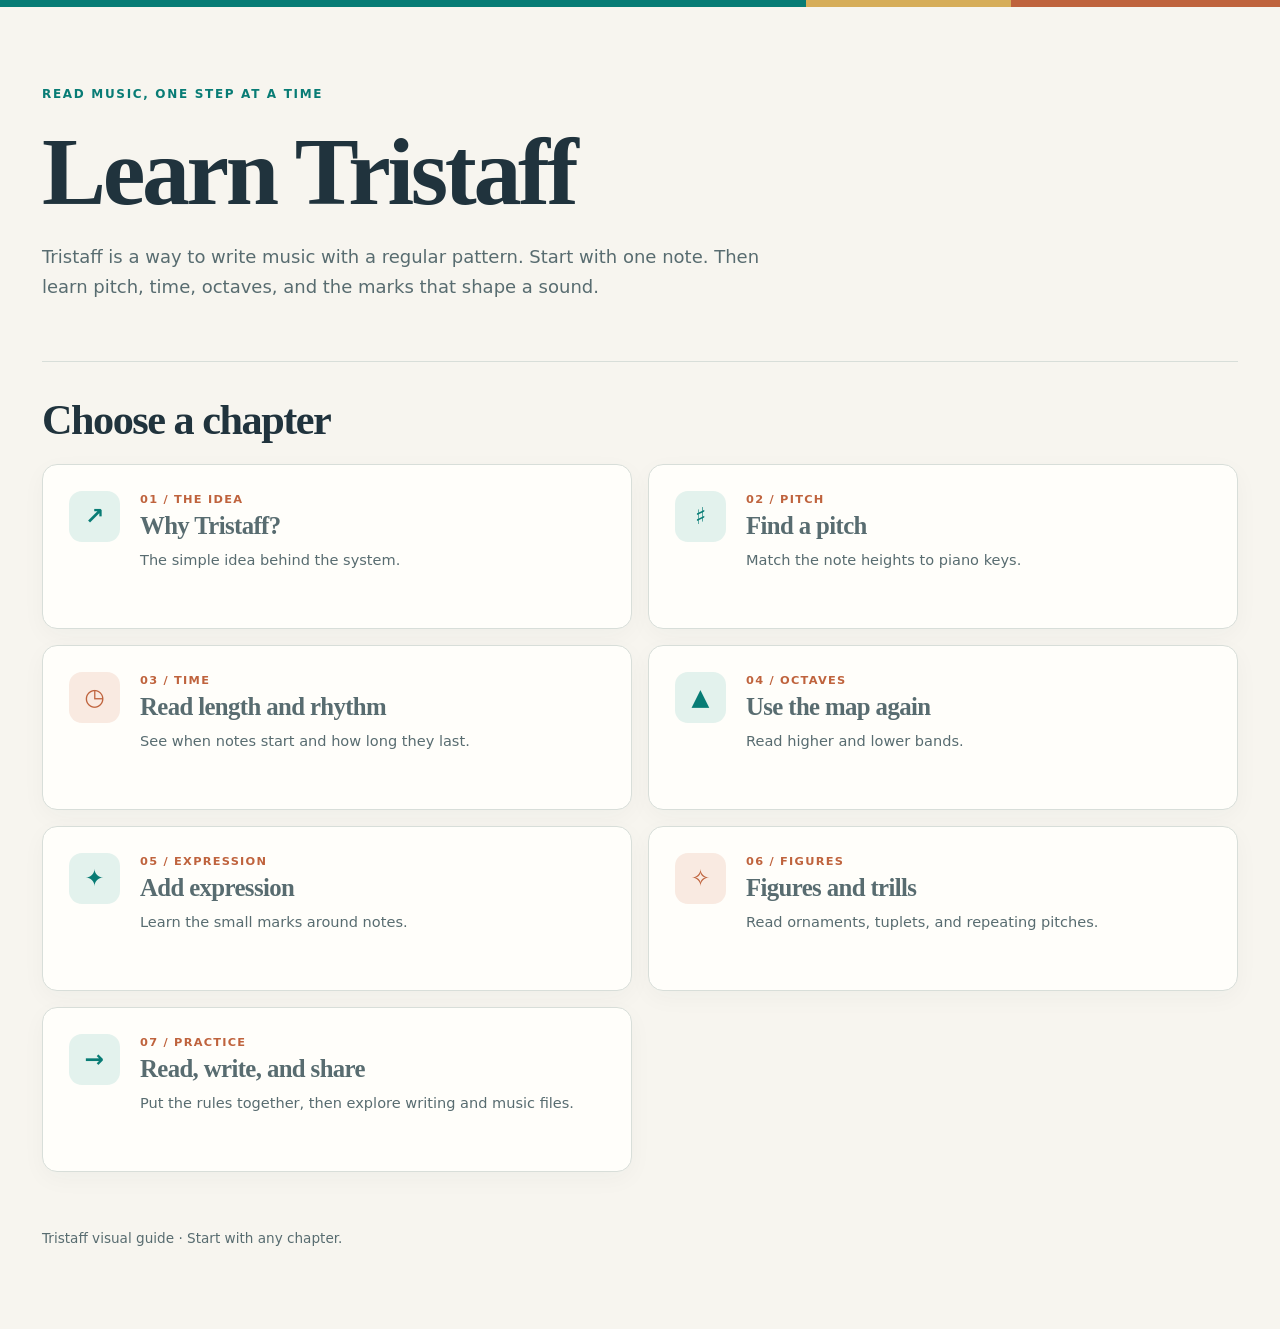
<file: Tristaff/index.html>
<!doctype html>
<html lang="en">
<head>
  <meta charset="utf-8">
  <meta name="viewport" content="width=device-width, initial-scale=1">
  <meta name="color-scheme" content="light">
  <title>Learn Tristaff</title>
  <link rel="stylesheet" href="style.css">
</head>
<body>
  <div class="topline" aria-hidden="true"></div>
  <div class="page">
    <main>
      <div class="hero">
        <span class="eyebrow">Read music, one step at a time</span>
        <h1>Learn Tristaff</h1>
        <p class="hero-note">Tristaff is a way to write music with a regular pattern. Start with one note. Then learn pitch, time, octaves, and the marks that shape a sound.</p>
      </div>
      <h2 class="start-heading">Choose a chapter</h2>
      <div class="chapter-grid">
        <a class="chapter-card" href="01-why.html"><span class="icon" aria-hidden="true">↗</span><span><small>01 / The idea</small><strong>Why Tristaff?</strong><span>The simple idea behind the system.</span></span></a>
        <a class="chapter-card" href="02-pitch.html"><span class="icon" aria-hidden="true">♯</span><span><small>02 / Pitch</small><strong>Find a pitch</strong><span>Match the note heights to piano keys.</span></span></a>
        <a class="chapter-card" href="03-time.html"><span class="icon" aria-hidden="true">◷</span><span><small>03 / Time</small><strong>Read length and rhythm</strong><span>See when notes start and how long they last.</span></span></a>
        <a class="chapter-card" href="04-octaves.html"><span class="icon" aria-hidden="true">▲</span><span><small>04 / Octaves</small><strong>Use the map again</strong><span>Read higher and lower bands.</span></span></a>
        <a class="chapter-card" href="05-marks.html"><span class="icon" aria-hidden="true">✦</span><span><small>05 / Expression</small><strong>Add expression</strong><span>Learn the small marks around notes.</span></span></a>
        <a class="chapter-card" href="06-ornaments.html"><span class="icon" aria-hidden="true">✧</span><span><small>06 / Figures</small><strong>Figures and trills</strong><span>Read ornaments, tuplets, and repeating pitches.</span></span></a>
        <a class="chapter-card" href="07-phrase.html"><span class="icon" aria-hidden="true">→</span><span><small>07 / Practice</small><strong>Read, write, and share</strong><span>Put the rules together, then explore writing and music files.</span></span></a>
      </div>
    </main>
    <footer>Tristaff visual guide · Start with any chapter.</footer>
  </div>
</body>
</html>
</file>
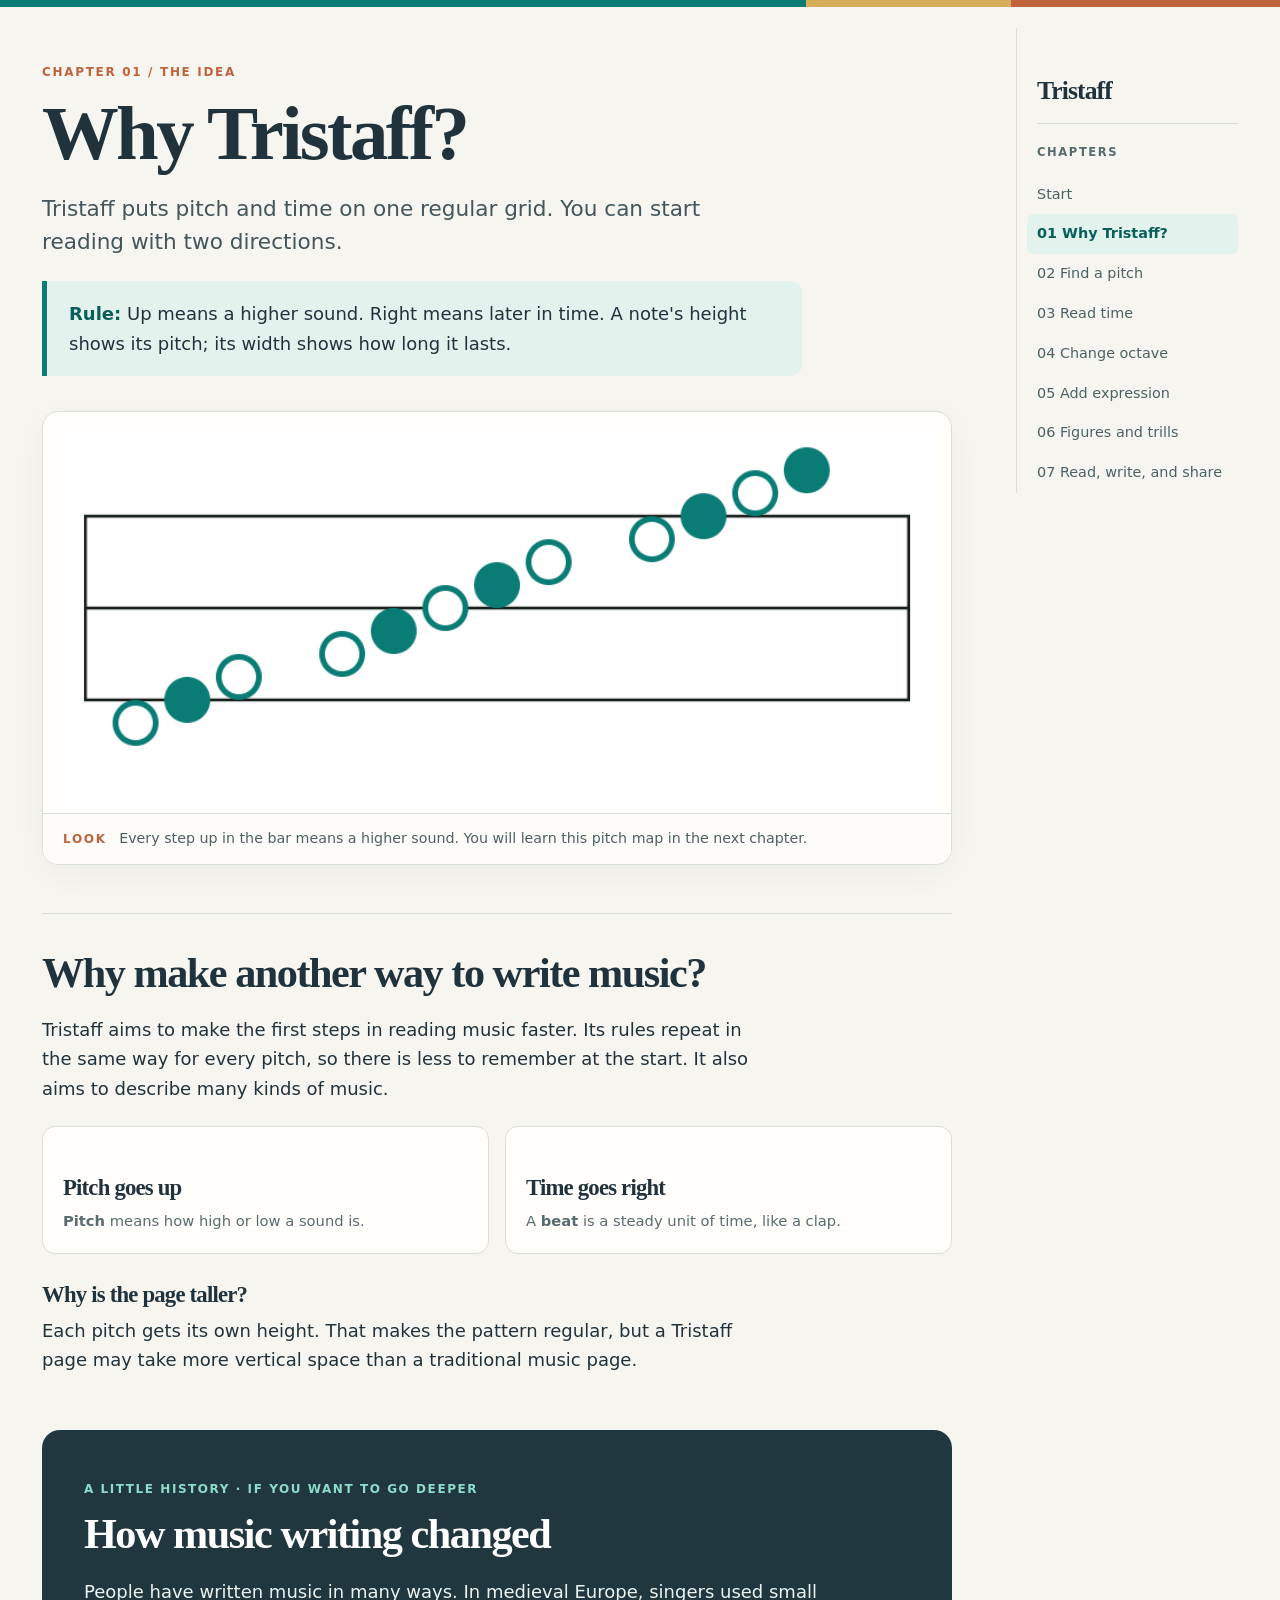
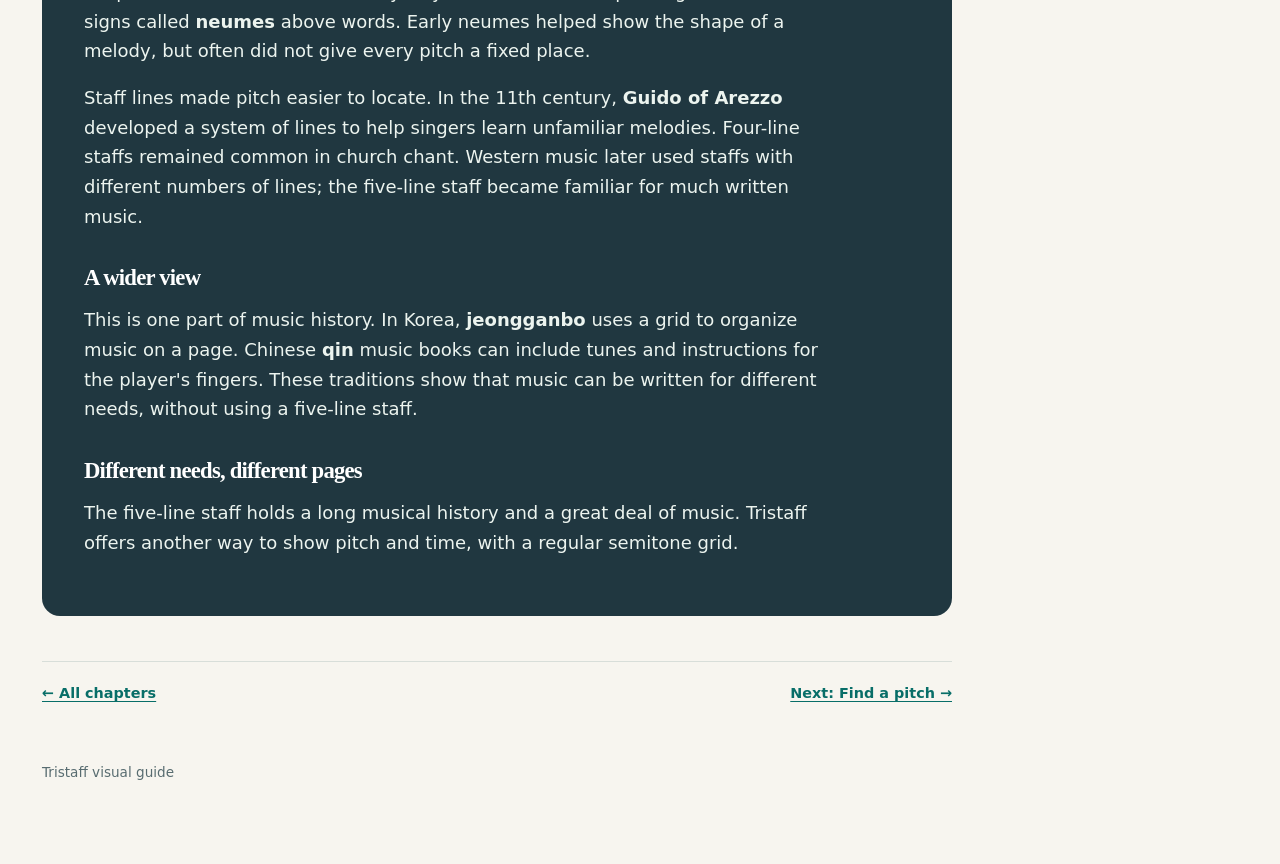
<file: Tristaff/01-why.html>
<!doctype html>
<html lang="en">
<head>
  <meta charset="utf-8">
  <meta name="viewport" content="width=device-width, initial-scale=1">
  <meta name="color-scheme" content="light">
  <title>Why Tristaff? — Learn Tristaff</title>
  <link rel="stylesheet" href="style.css">
</head>
<body>
  <div class="topline" aria-hidden="true"></div>
  <div class="page">
    <div class="chapter-layout">
      <main class="chapter-main">
        <div class="chapter-intro"><span class="chapter-number">Chapter 01 / The idea</span><h1>Why Tristaff?</h1><p class="lead">Tristaff puts pitch and time on one regular grid. You can start reading with two directions.</p><div class="core-rule"><p><strong>Rule:</strong> Up means a higher sound. Right means later in time. A note's height shows its pitch; its width shows how long it lasts.</p></div></div>
        <figure class="figure"><div class="figure-art"><div class="rendered-figure"><img src="graphics/pitch.png" width="760" height="330" alt="Rendered Tristaff notes rise in regular steps from left to right."></div></div><figcaption><span class="caption-label">Look</span> Every step up in the bar means a higher sound. You will learn this pitch map in the next chapter.</figcaption></figure>
        <section class="below">
          <h2>Why make another way to write music?</h2>
          <p>Tristaff aims to make the first steps in reading music faster. Its rules repeat in the same way for every pitch, so there is less to remember at the start. It also aims to describe many kinds of music.</p>
          <div class="two"><div class="mini"><h3>Pitch goes up</h3><p><strong>Pitch</strong> means how high or low a sound is.</p></div><div class="mini"><h3>Time goes right</h3><p>A <strong>beat</strong> is a steady unit of time, like a clap.</p></div></div>
          <h3>Why is the page taller?</h3>
          <p>Each pitch gets its own height. That makes the pattern regular, but a Tristaff page may take more vertical space than a traditional music page.</p>
        </section>
        <aside class="science-note" aria-labelledby="history-title">
          <span class="science-label">A little history · If you want to go deeper</span>
          <h2 id="history-title">How music writing changed</h2>
          <p>People have written music in many ways. In medieval Europe, singers used small signs called <strong>neumes</strong> above words. Early neumes helped show the shape of a melody, but often did not give every pitch a fixed place.</p>
          <p>Staff lines made pitch easier to locate. In the 11th century, <strong>Guido of Arezzo</strong> developed a system of lines to help singers learn unfamiliar melodies. Four-line staffs remained common in church chant. Western music later used staffs with different numbers of lines; the five-line staff became familiar for much written music.</p>
          <h3>A wider view</h3>
          <p>This is one part of music history. In Korea, <strong>jeongganbo</strong> uses a grid to organize music on a page. Chinese <strong>qin</strong> music books can include tunes and instructions for the player's fingers. These traditions show that music can be written for different needs, without using a five-line staff.</p>
          <h3>Different needs, different pages</h3>
          <p>The five-line staff holds a long musical history and a great deal of music. Tristaff offers another way to show pitch and time, with a regular semitone grid.</p>
        </aside>
        <div class="page-turn"><a href="index.html">← All chapters</a><a href="02-pitch.html">Next: Find a pitch →</a></div>
      </main>
      <aside class="chapter-nav" aria-label="Chapters"><a class="nav-brand" href="index.html">Tristaff</a><strong>Chapters</strong><div class="chapter-links"><a href="index.html">Start</a><a aria-current="page" href="01-why.html">01 Why Tristaff?</a><a href="02-pitch.html">02 Find a pitch</a><a href="03-time.html">03 Read time</a><a href="04-octaves.html">04 Change octave</a><a href="05-marks.html">05 Add expression</a><a href="06-ornaments.html">06 Figures and trills</a><a href="07-phrase.html">07 Read, write, and share</a></div></aside>
    </div>
    <footer>Tristaff visual guide</footer>
  </div>
</body>
</html>
</file>
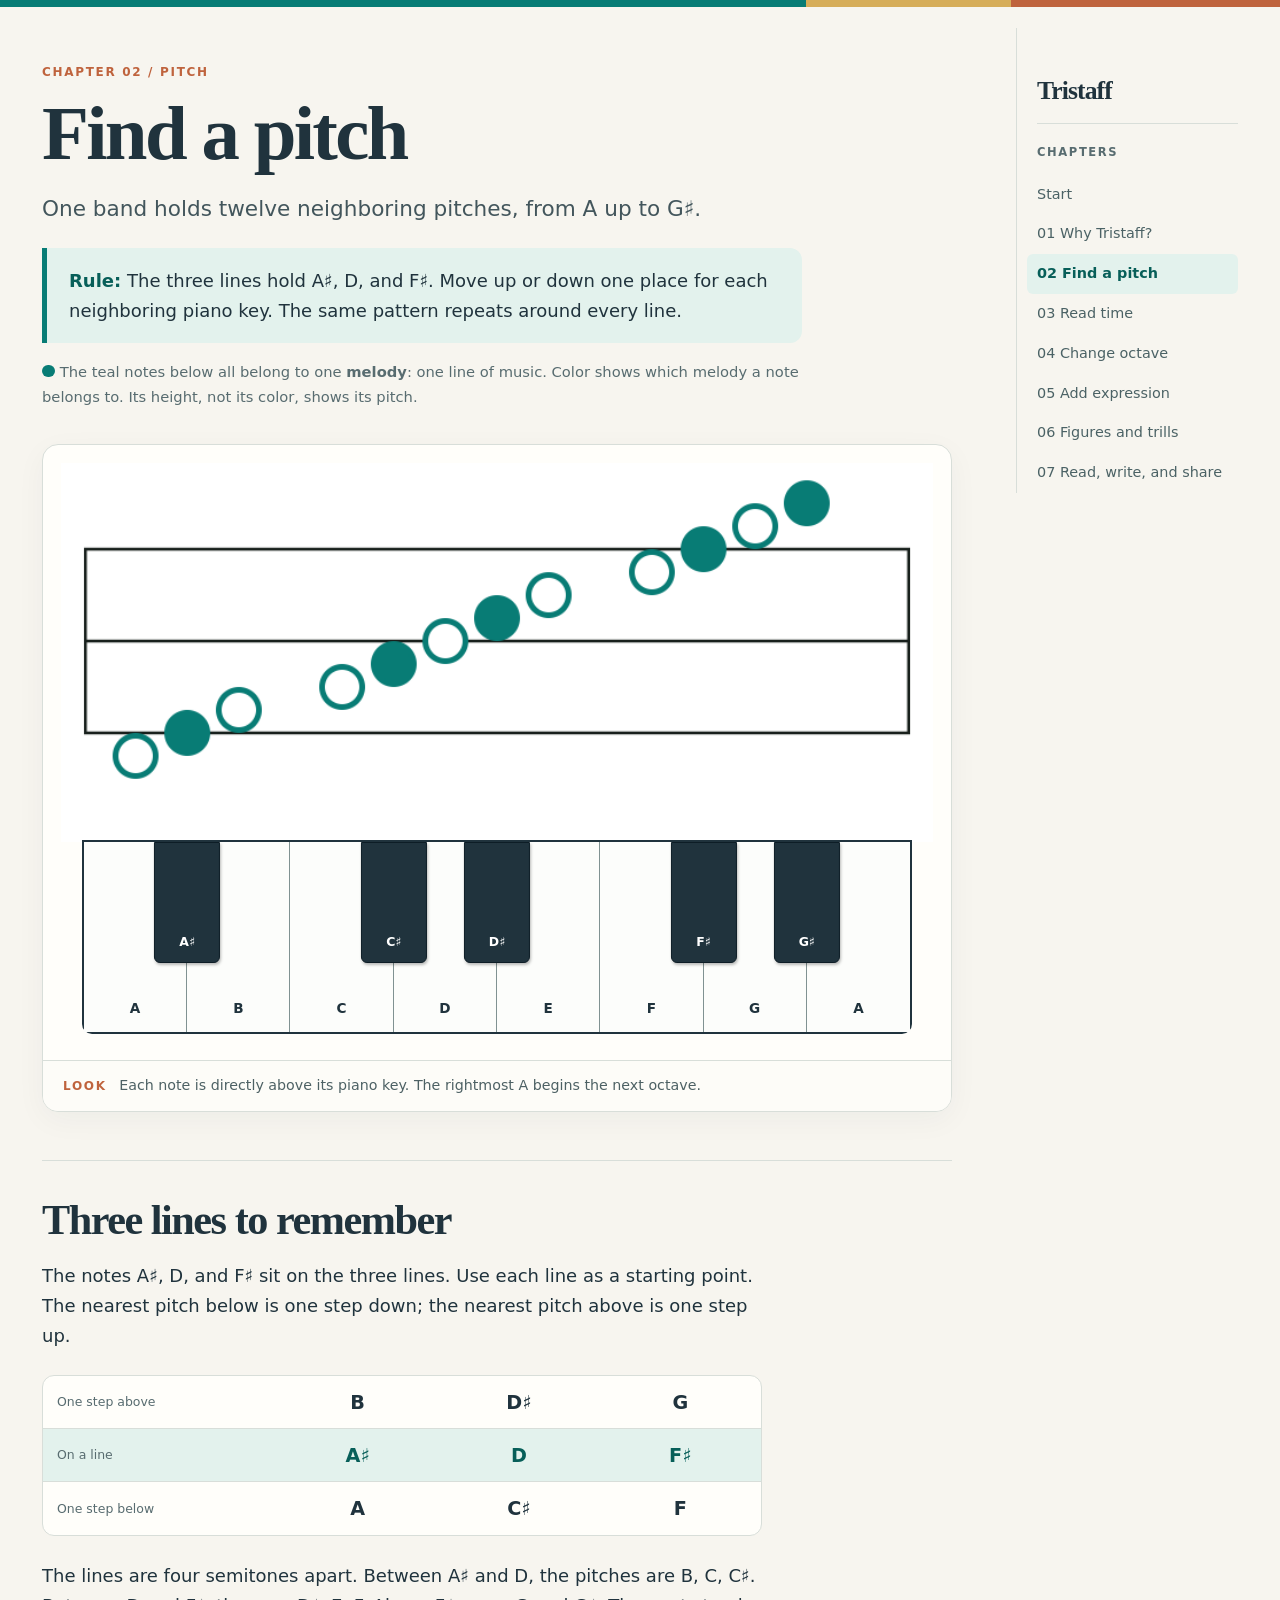
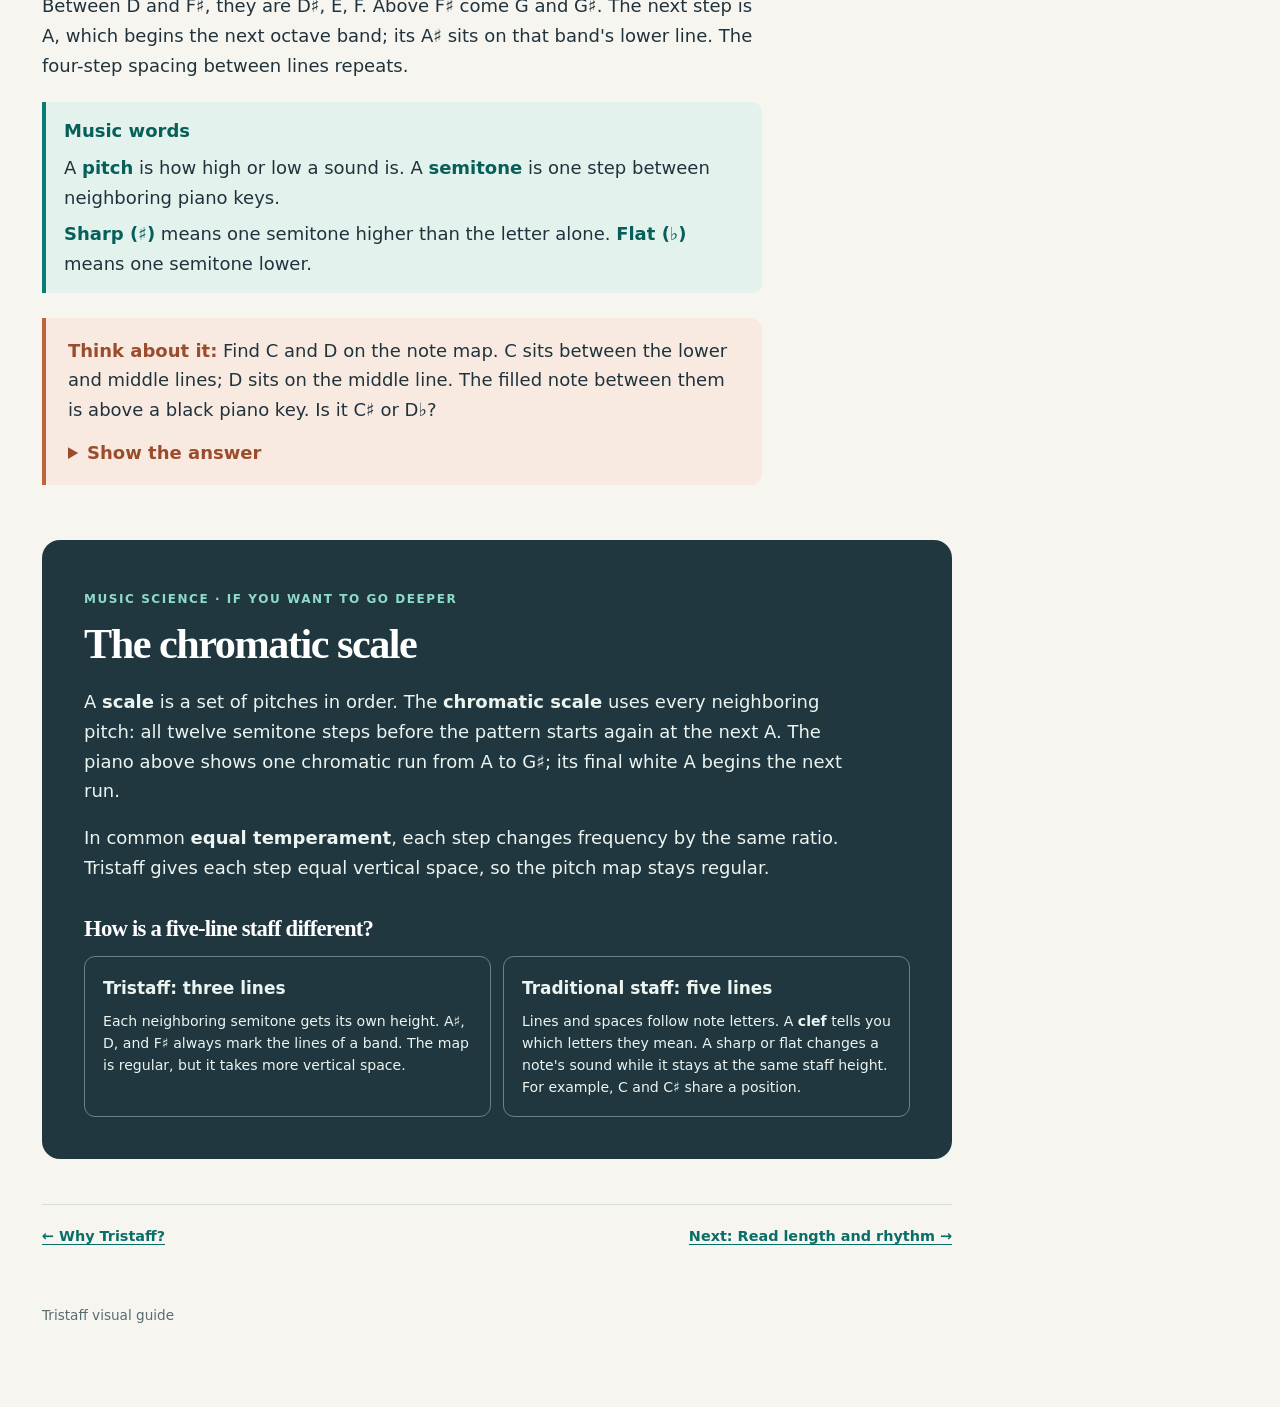
<file: Tristaff/02-pitch.html>
<!doctype html>
<html lang="en">
<head>
  <meta charset="utf-8">
  <meta name="viewport" content="width=device-width, initial-scale=1">
  <meta name="color-scheme" content="light">
  <title>Find a pitch — Learn Tristaff</title>
  <link rel="stylesheet" href="style.css">
</head>
<body>
  <div class="topline" aria-hidden="true"></div>
  <div class="page">
    <div class="chapter-layout">
      <main class="chapter-main">
        <div class="chapter-intro"><span class="chapter-number">Chapter 02 / Pitch</span><h1>Find a pitch</h1><p class="lead">One band holds twelve neighboring pitches, from A up to G♯.</p><div class="core-rule"><p><strong>Rule:</strong> The three lines hold A♯, D, and F♯. Move up or down one place for each neighboring piano key. The same pattern repeats around every line.</p></div><p class="melody-color-note"><span class="melody-swatch" aria-hidden="true"></span>The teal notes below all belong to one <strong>melody</strong>: one line of music. Color shows which melody a note belongs to. Its height, not its color, shows its pitch.</p></div>
        <figure class="figure"><div class="figure-art"><div class="rendered-figure pitch-map"><img src="graphics/pitch.png" width="760" height="330" alt="Twelve rendered Tristaff notes rise from A to G sharp, each centered above its matching piano key."><div class="piano" role="img" aria-label="Piano keys from A to the next A. Hollow Tristaff notes line up with white keys; filled notes line up with the raised black keys."><span class="white-key">A</span><span class="white-key">B</span><span class="white-key">C</span><span class="white-key">D</span><span class="white-key">E</span><span class="white-key">F</span><span class="white-key">G</span><span class="white-key">A</span><span class="black-key a-sharp">A♯</span><span class="black-key c-sharp">C♯</span><span class="black-key d-sharp">D♯</span><span class="black-key f-sharp">F♯</span><span class="black-key g-sharp">G♯</span></div></div></div><figcaption><span class="caption-label">Look</span> Each note is directly above its piano key. The rightmost A begins the next octave.</figcaption></figure>
        <section class="below">
          <h2>Three lines to remember</h2>
          <p>The notes A♯, D, and F♯ sit on the three lines. Use each line as a starting point. The nearest pitch below is one step down; the nearest pitch above is one step up.</p>
          <div class="line-groups" role="group" aria-label="Notes around the three staff lines">
            <div><span>One step above</span><strong>B</strong><strong>D♯</strong><strong>G</strong></div>
            <div class="line-groups-anchor"><span>On a line</span><strong>A♯</strong><strong>D</strong><strong>F♯</strong></div>
            <div><span>One step below</span><strong>A</strong><strong>C♯</strong><strong>F</strong></div>
          </div>
          <p>The lines are four semitones apart. Between A♯ and D, the pitches are B, C, C♯. Between D and F♯, they are D♯, E, F. Above F♯ come G and G♯. The next step is A, which begins the next octave band; its A♯ sits on that band's lower line. The four-step spacing between lines repeats.</p>
          <div class="definition"><strong>Music words</strong><p>A <strong>pitch</strong> is how high or low a sound is. A <strong>semitone</strong> is one step between neighboring piano keys.</p><p><strong>Sharp (♯)</strong> means one semitone higher than the letter alone. <strong>Flat (♭)</strong> means one semitone lower.</p></div>
          <div class="practice thought-experiment"><p><strong>Think about it:</strong> Find C and D on the note map. C sits between the lower and middle lines; D sits on the middle line. The filled note between them is above a black piano key. Is it C♯ or D♭?</p><details><summary>Show the answer</summary><p>Both names are right. C♯ is one semitone above C, and D♭ is one semitone below D. They name the same black key and the same pitch.</p></details></div>
        </section>
        <aside class="science-note" aria-labelledby="science-title">
          <span class="science-label">Music science · If you want to go deeper</span>
          <h2 id="science-title">The chromatic scale</h2>
          <p>A <strong>scale</strong> is a set of pitches in order. The <strong>chromatic scale</strong> uses every neighboring pitch: all twelve semitone steps before the pattern starts again at the next A. The piano above shows one chromatic run from A to G♯; its final white A begins the next run.</p>
          <p>In common <strong>equal temperament</strong>, each step changes frequency by the same ratio. Tristaff gives each step equal vertical space, so the pitch map stays regular.</p>
          <h3>How is a five-line staff different?</h3>
          <div class="science-compare"><div><h4>Tristaff: three lines</h4><p>Each neighboring semitone gets its own height. A♯, D, and F♯ always mark the lines of a band. The map is regular, but it takes more vertical space.</p></div><div><h4>Traditional staff: five lines</h4><p>Lines and spaces follow note letters. A <strong>clef</strong> tells you which letters they mean. A sharp or flat changes a note's sound while it stays at the same staff height. For example, C and C♯ share a position.</p></div></div>
        </aside>
        <div class="page-turn"><a href="01-why.html">← Why Tristaff?</a><a href="03-time.html">Next: Read length and rhythm →</a></div>
      </main>
      <aside class="chapter-nav" aria-label="Chapters"><a class="nav-brand" href="index.html">Tristaff</a><strong>Chapters</strong><div class="chapter-links"><a href="index.html">Start</a><a href="01-why.html">01 Why Tristaff?</a><a aria-current="page" href="02-pitch.html">02 Find a pitch</a><a href="03-time.html">03 Read time</a><a href="04-octaves.html">04 Change octave</a><a href="05-marks.html">05 Add expression</a><a href="06-ornaments.html">06 Figures and trills</a><a href="07-phrase.html">07 Read, write, and share</a></div></aside>
    </div>
    <footer>Tristaff visual guide</footer>
  </div>
</body>
</html>
</file>
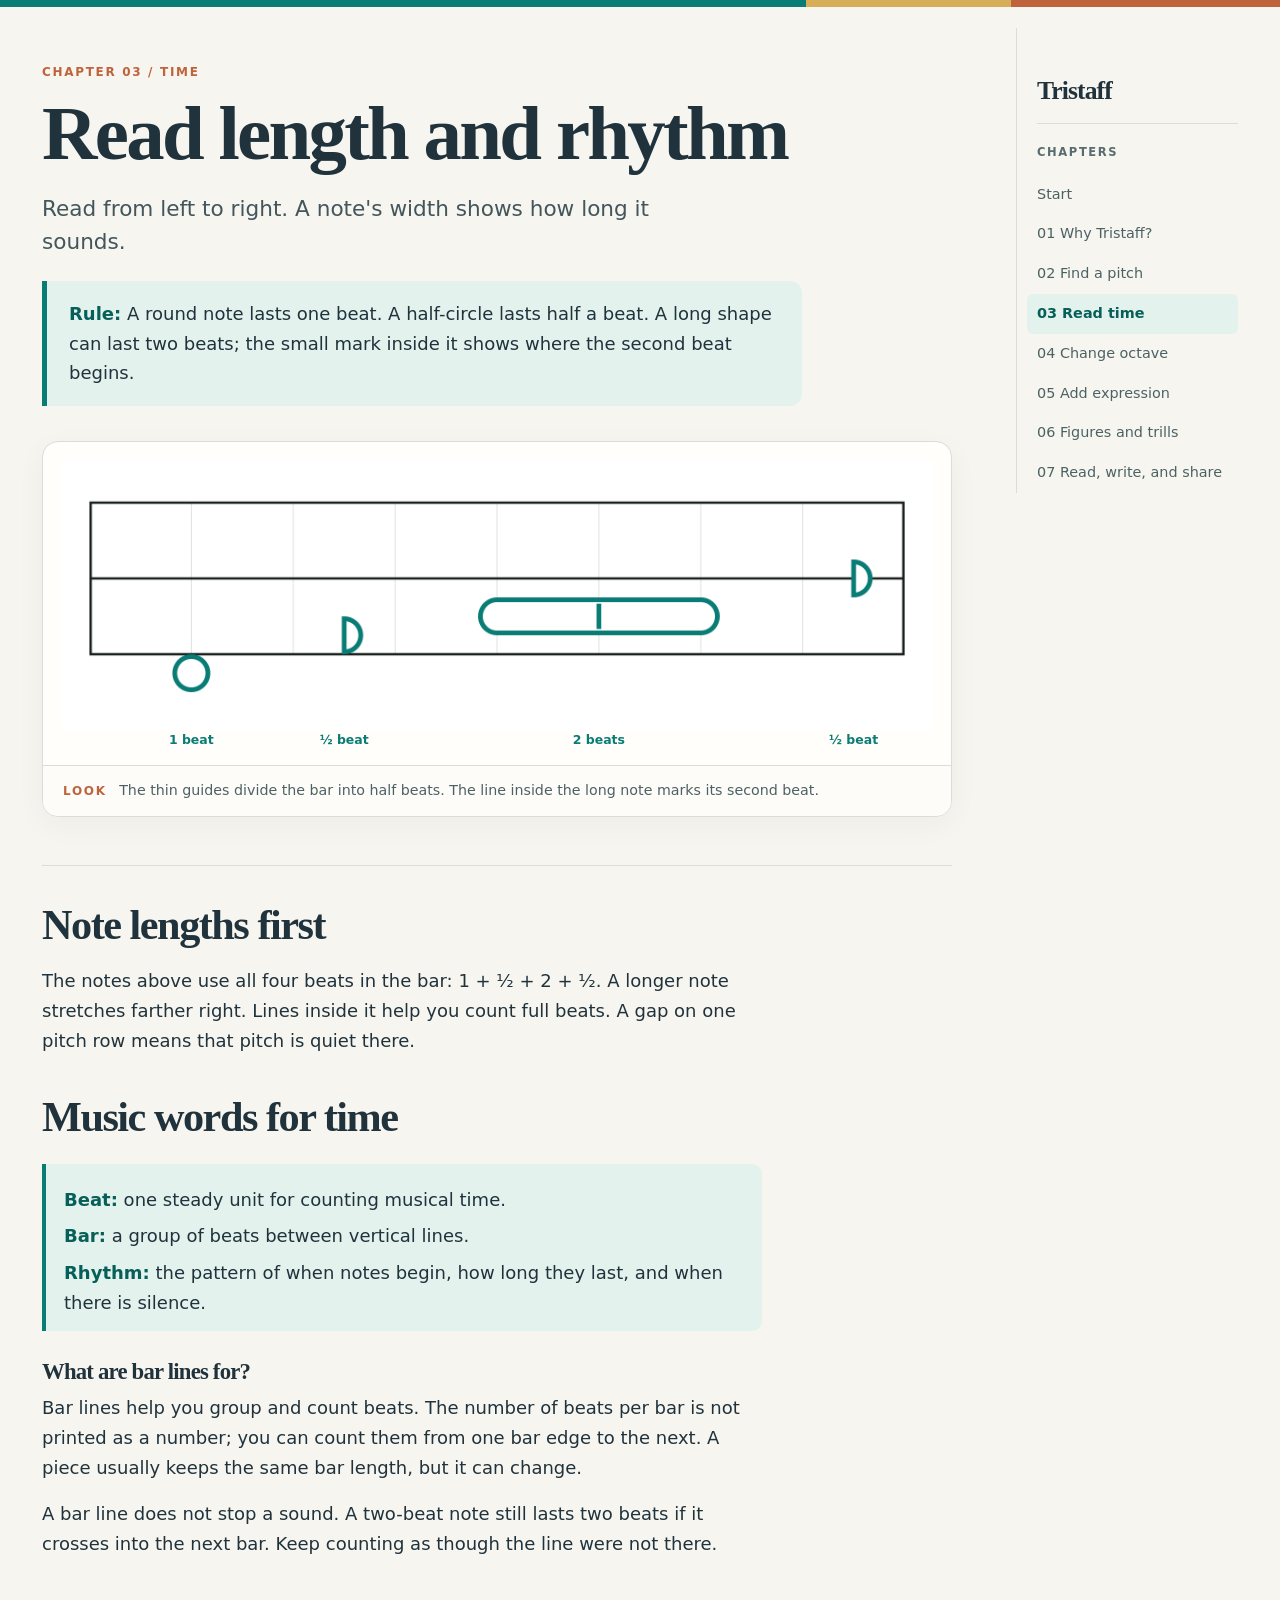
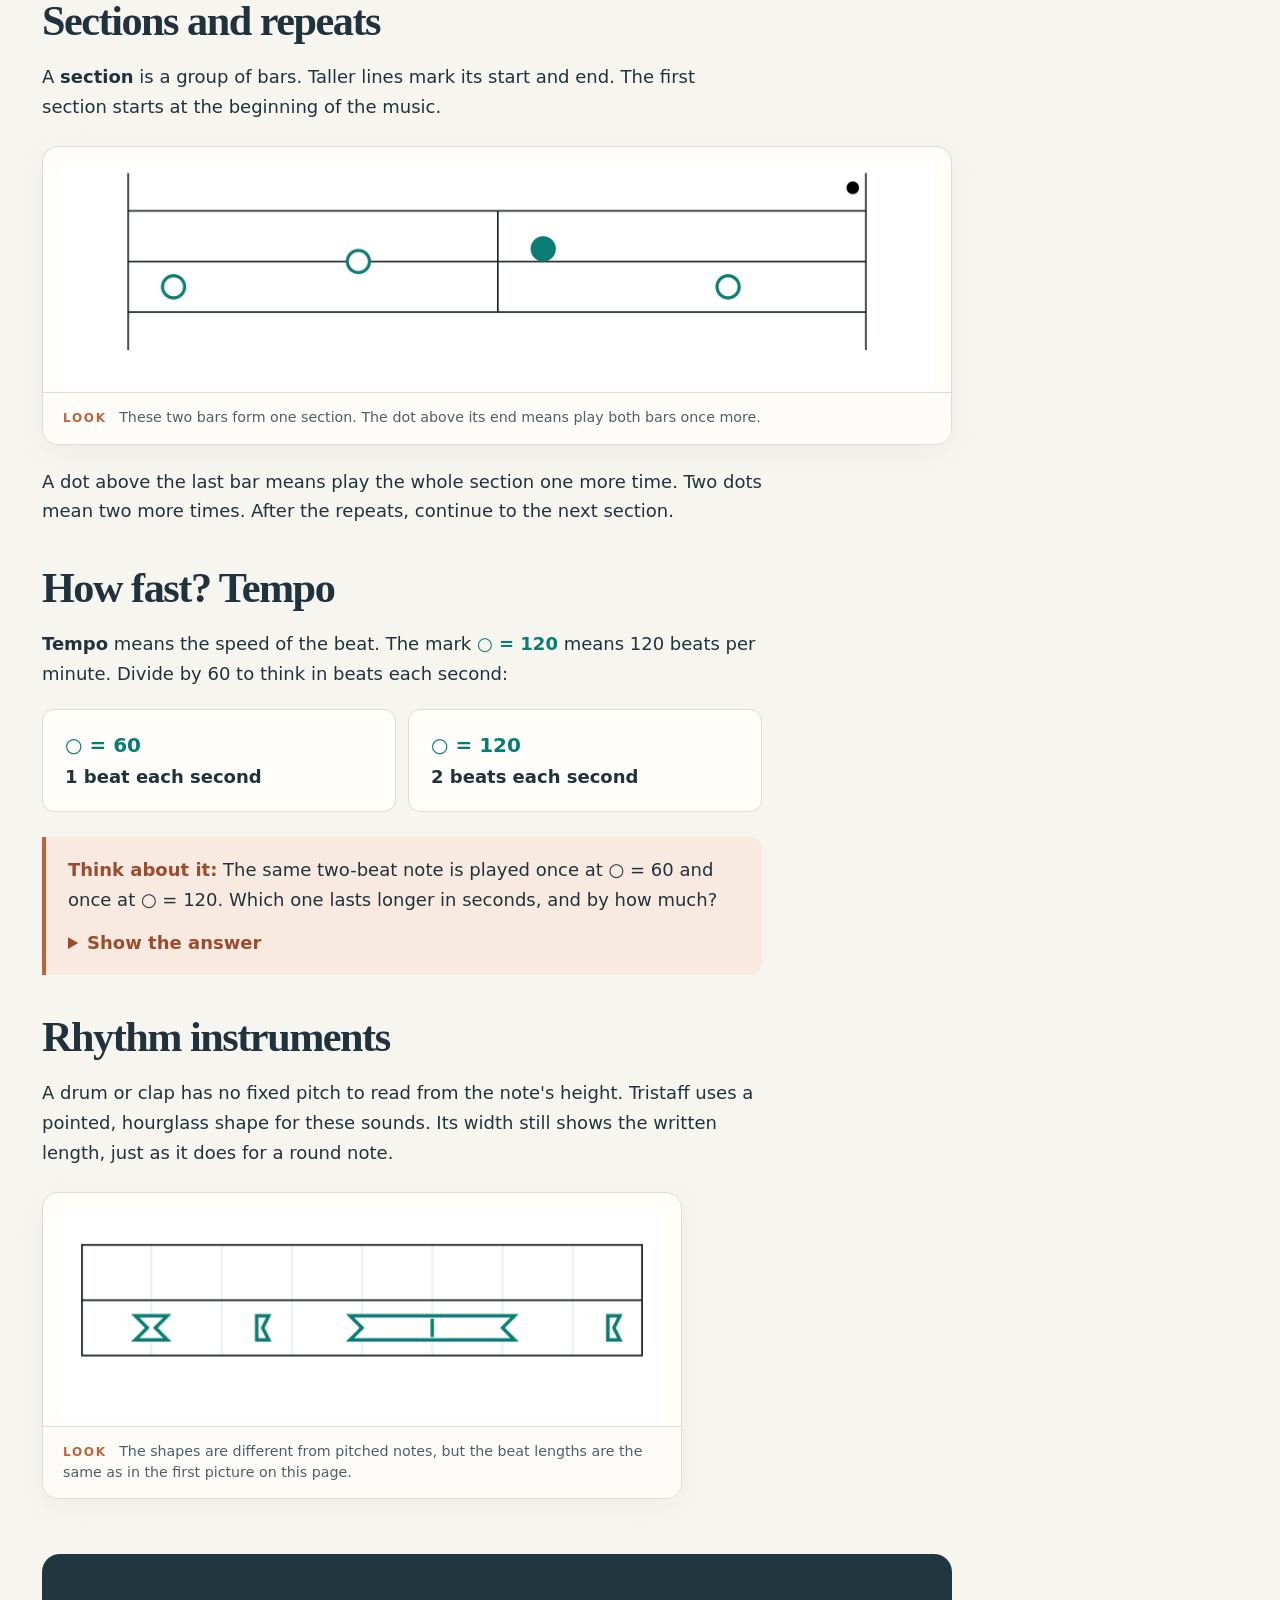
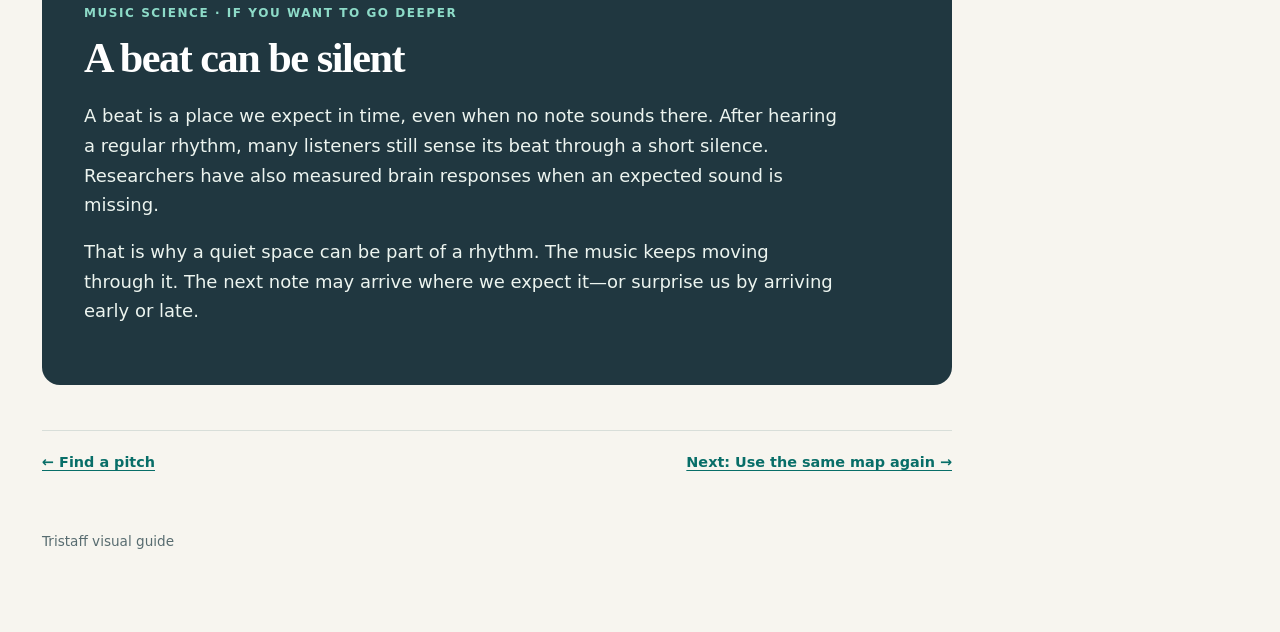
<file: Tristaff/03-time.html>
<!doctype html>
<html lang="en">
<head>
  <meta charset="utf-8">
  <meta name="viewport" content="width=device-width, initial-scale=1">
  <meta name="color-scheme" content="light">
  <title>Read length and rhythm — Learn Tristaff</title>
  <link rel="stylesheet" href="style.css">
</head>
<body>
  <div class="topline" aria-hidden="true"></div>
  <div class="page">
    <div class="chapter-layout">
      <main class="chapter-main">
        <div class="chapter-intro"><span class="chapter-number">Chapter 03 / Time</span><h1>Read length and rhythm</h1><p class="lead">Read from left to right. A note's width shows how long it sounds.</p><div class="core-rule"><p><strong>Rule:</strong> A round note lasts one beat. A half-circle lasts half a beat. A long shape can last two beats; the small mark inside it shows where the second beat begins.</p></div></div>
        <figure class="figure"><div class="figure-art"><div class="rendered-figure"><img src="graphics/rhythm.png" width="920" height="285" alt="A rendered four-beat bar: a one-beat round note, a half-beat half-circle, a two-beat long note with an inner beat mark, and a final half-beat note."><div class="duration-row" aria-label="Durations from left to right"><span class="one">1 beat</span><span class="half-first">½ beat</span><span class="long">2 beats</span><span class="half-last">½ beat</span></div></div></div><figcaption><span class="caption-label">Look</span> The thin guides divide the bar into half beats. The line inside the long note marks its second beat.</figcaption></figure>
        <section class="below">
          <h2>Note lengths first</h2>
          <p>The notes above use all four beats in the bar: 1 + ½ + 2 + ½. A longer note stretches farther right. Lines inside it help you count full beats. A gap on one pitch row means that pitch is quiet there.</p>
          <h2>Music words for time</h2>
          <div class="definition"><p><strong>Beat:</strong> one steady unit for counting musical time.</p><p><strong>Bar:</strong> a group of beats between vertical lines.</p><p><strong>Rhythm:</strong> the pattern of when notes begin, how long they last, and when there is silence.</p></div>
          <h3>What are bar lines for?</h3>
          <p>Bar lines help you group and count beats. The number of beats per bar is not printed as a number; you can count them from one bar edge to the next. A piece usually keeps the same bar length, but it can change.</p>
          <p>A bar line does not stop a sound. A two-beat note still lasts two beats if it crosses into the next bar. Keep counting as though the line were not there.</p>
          <h2>Sections and repeats</h2>
          <p>A <strong>section</strong> is a group of bars. Taller lines mark its start and end. The first section starts at the beginning of the music.</p>
          <figure class="figure"><div class="figure-art"><div class="rendered-figure"><img src="graphics/section-repeat.png" width="920" height="235" alt="Two bars enclosed by taller section edges, with one repeat dot above the last bar."></div></div><figcaption><span class="caption-label">Look</span> These two bars form one section. The dot above its end means play both bars once more.</figcaption></figure>
          <p>A dot above the last bar means play the whole section one more time. Two dots mean two more times. After the repeats, continue to the next section.</p>
          <h2>How fast? Tempo</h2>
          <p><strong>Tempo</strong> means the speed of the beat. The mark <span class="rule">○ = 120</span> means 120 beats per minute. Divide by 60 to think in beats each second:</p>
          <div class="tempo-examples"><div><strong>○ = 60</strong><span>1 beat each second</span></div><div><strong>○ = 120</strong><span>2 beats each second</span></div></div>
          <div class="practice thought-experiment"><p><strong>Think about it:</strong> The same two-beat note is played once at ○ = 60 and once at ○ = 120. Which one lasts longer in seconds, and by how much?</p><details><summary>Show the answer</summary><p>At 60, two beats last 2 seconds. At 120, two beats last 1 second. The written note is the same; the faster tempo makes it sound for half as long.</p></details></div>
          <h2>Rhythm instruments</h2>
          <p>A drum or clap has no fixed pitch to read from the note's height. Tristaff uses a pointed, hourglass shape for these sounds. Its width still shows the written length, just as it does for a round note.</p>
          <figure class="figure rhythm-instruments-figure"><div class="figure-art"><img src="graphics/rhythm-instruments.png" width="600" height="210" alt="A rendered bar of hourglass-shaped drum notes lasting one beat, half a beat, two beats, and half a beat."></div><figcaption><span class="caption-label">Look</span> The shapes are different from pitched notes, but the beat lengths are the same as in the first picture on this page.</figcaption></figure>
        </section>
        <aside class="science-note" aria-labelledby="time-science-title">
          <span class="science-label">Music science · If you want to go deeper</span>
          <h2 id="time-science-title">A beat can be silent</h2>
          <p>A beat is a place we expect in time, even when no note sounds there. After hearing a regular rhythm, many listeners still sense its beat through a short silence. Researchers have also measured brain responses when an expected sound is missing.</p>
          <p>That is why a quiet space can be part of a rhythm. The music keeps moving through it. The next note may arrive where we expect it—or surprise us by arriving early or late.</p>
        </aside>
        <div class="page-turn"><a href="02-pitch.html">← Find a pitch</a><a href="04-octaves.html">Next: Use the same map again →</a></div>
      </main>
      <aside class="chapter-nav" aria-label="Chapters"><a class="nav-brand" href="index.html">Tristaff</a><strong>Chapters</strong><div class="chapter-links"><a href="index.html">Start</a><a href="01-why.html">01 Why Tristaff?</a><a href="02-pitch.html">02 Find a pitch</a><a aria-current="page" href="03-time.html">03 Read time</a><a href="04-octaves.html">04 Change octave</a><a href="05-marks.html">05 Add expression</a><a href="06-ornaments.html">06 Figures and trills</a><a href="07-phrase.html">07 Read, write, and share</a></div></aside>
    </div>
    <footer>Tristaff visual guide</footer>
  </div>
</body>
</html>
</file>
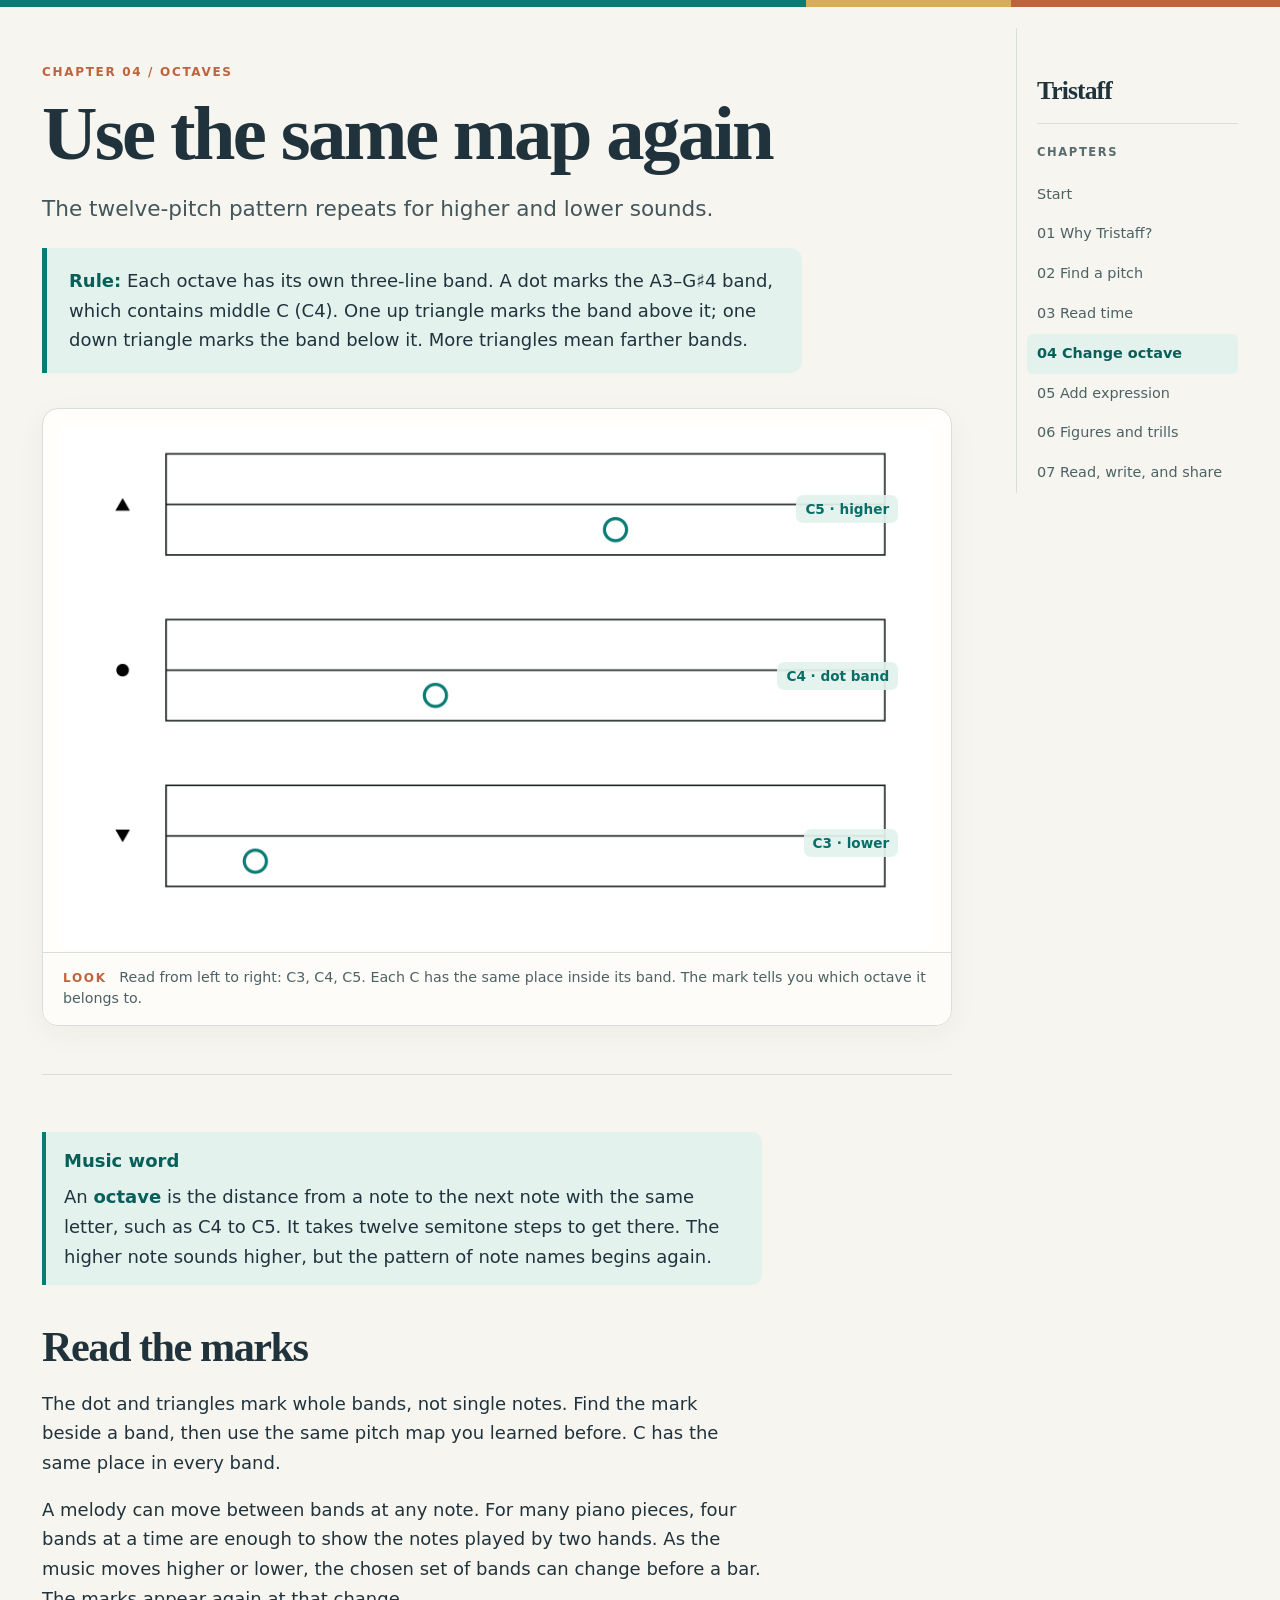
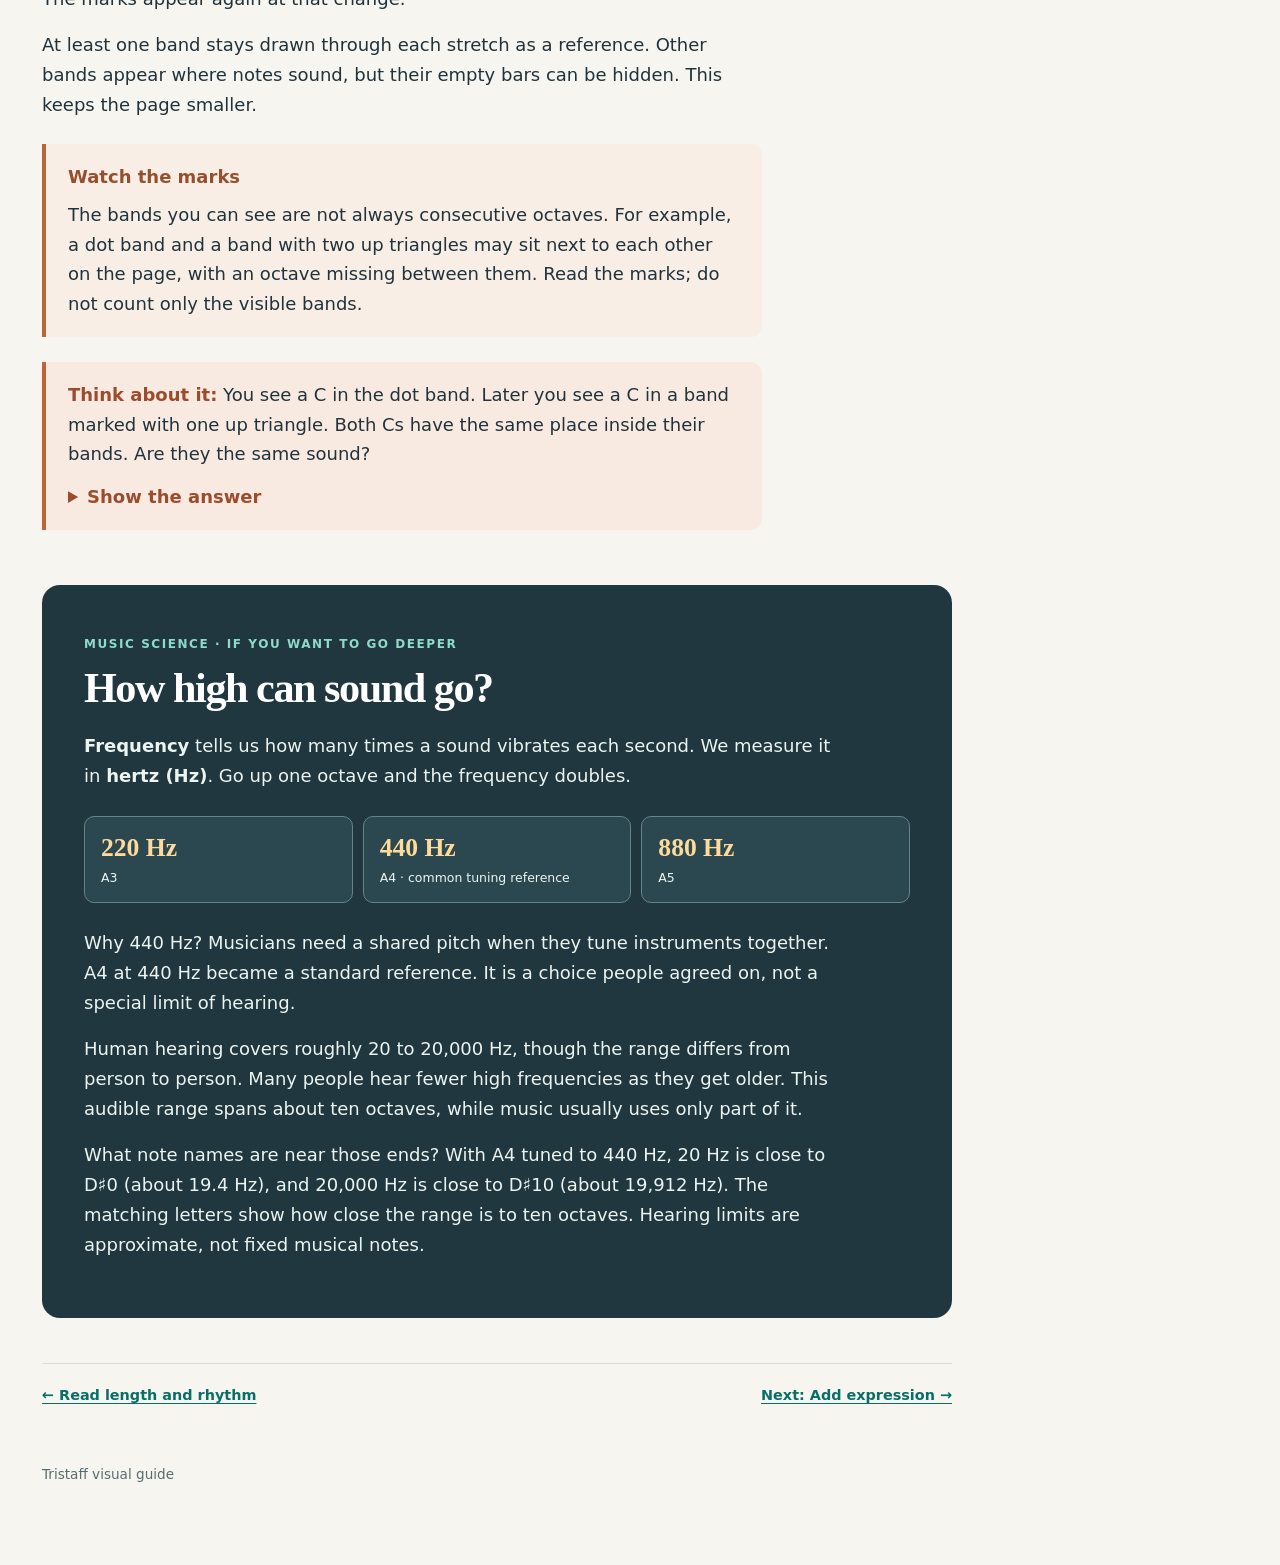
<file: Tristaff/04-octaves.html>
<!doctype html>
<html lang="en">
<head>
  <meta charset="utf-8">
  <meta name="viewport" content="width=device-width, initial-scale=1">
  <meta name="color-scheme" content="light">
  <title>Use the same map again — Learn Tristaff</title>
  <link rel="stylesheet" href="style.css">
</head>
<body>
  <div class="topline" aria-hidden="true"></div>
  <div class="page">
    <div class="chapter-layout">
      <main class="chapter-main">
        <div class="chapter-intro"><span class="chapter-number">Chapter 04 / Octaves</span><h1>Use the same map again</h1><p class="lead">The twelve-pitch pattern repeats for higher and lower sounds.</p><div class="core-rule"><p><strong>Rule:</strong> Each octave has its own three-line band. A dot marks the A3–G♯4 band, which contains middle C (C4). One up triangle marks the band above it; one down triangle marks the band below it. More triangles mean farther bands.</p></div></div>
        <figure class="figure"><div class="figure-art"><div class="rendered-figure"><img src="graphics/octaves.png" width="920" height="550" alt="Rendered melody moves from C3 in the lower triangle band to C4 in the dot band, then C5 in the upper triangle band."><span class="octave-tag high">C5 · higher</span><span class="octave-tag middle">C4 · dot band</span><span class="octave-tag low">C3 · lower</span></div></div><figcaption><span class="caption-label">Look</span> Read from left to right: C3, C4, C5. Each C has the same place inside its band. The mark tells you which octave it belongs to.</figcaption></figure>
        <section class="below">
          <div class="definition"><strong>Music word</strong><p>An <strong>octave</strong> is the distance from a note to the next note with the same letter, such as C4 to C5. It takes twelve semitone steps to get there. The higher note sounds higher, but the pattern of note names begins again.</p></div>
          <h2>Read the marks</h2>
          <p>The dot and triangles mark whole bands, not single notes. Find the mark beside a band, then use the same pitch map you learned before. C has the same place in every band.</p>
          <p>A melody can move between bands at any note. For many piano pieces, four bands at a time are enough to show the notes played by two hands. As the music moves higher or lower, the chosen set of bands can change before a bar. The marks appear again at that change.</p>
          <p>At least one band stays drawn through each stretch as a reference. Other bands appear where notes sound, but their empty bars can be hidden. This keeps the page smaller.</p>
          <div class="reading-warning"><strong>Watch the marks</strong><p>The bands you can see are not always consecutive octaves. For example, a dot band and a band with two up triangles may sit next to each other on the page, with an octave missing between them. Read the marks; do not count only the visible bands.</p></div>
          <div class="practice thought-experiment"><p><strong>Think about it:</strong> You see a C in the dot band. Later you see a C in a band marked with one up triangle. Both Cs have the same place inside their bands. Are they the same sound?</p><details><summary>Show the answer</summary><p>No. The first is C4 and the second is C5. The triangle tells you to read the second C one octave higher, even though its place inside the band is the same.</p></details></div>
        </section>
        <aside class="science-note" aria-labelledby="science-title">
          <span class="science-label">Music science · If you want to go deeper</span>
          <h2 id="science-title">How high can sound go?</h2>
          <p><strong>Frequency</strong> tells us how many times a sound vibrates each second. We measure it in <strong>hertz (Hz)</strong>. Go up one octave and the frequency doubles.</p>
          <div class="science-facts"><div><strong>220 Hz</strong><span>A3</span></div><div><strong>440 Hz</strong><span>A4 · common tuning reference</span></div><div><strong>880 Hz</strong><span>A5</span></div></div>
          <p>Why 440 Hz? Musicians need a shared pitch when they tune instruments together. A4 at 440 Hz became a standard reference. It is a choice people agreed on, not a special limit of hearing.</p>
          <p>Human hearing covers roughly 20 to 20,000 Hz, though the range differs from person to person. Many people hear fewer high frequencies as they get older. This audible range spans about ten octaves, while music usually uses only part of it.</p>
          <p>What note names are near those ends? With A4 tuned to 440 Hz, 20 Hz is close to D♯0 (about 19.4 Hz), and 20,000 Hz is close to D♯10 (about 19,912 Hz). The matching letters show how close the range is to ten octaves. Hearing limits are approximate, not fixed musical notes.</p>
        </aside>
        <div class="page-turn"><a href="03-time.html">← Read length and rhythm</a><a href="05-marks.html">Next: Add expression →</a></div>
      </main>
      <aside class="chapter-nav" aria-label="Chapters"><a class="nav-brand" href="index.html">Tristaff</a><strong>Chapters</strong><div class="chapter-links"><a href="index.html">Start</a><a href="01-why.html">01 Why Tristaff?</a><a href="02-pitch.html">02 Find a pitch</a><a href="03-time.html">03 Read time</a><a aria-current="page" href="04-octaves.html">04 Change octave</a><a href="05-marks.html">05 Add expression</a><a href="06-ornaments.html">06 Figures and trills</a><a href="07-phrase.html">07 Read, write, and share</a></div></aside>
    </div>
    <footer>Tristaff visual guide</footer>
  </div>
</body>
</html>
</file>
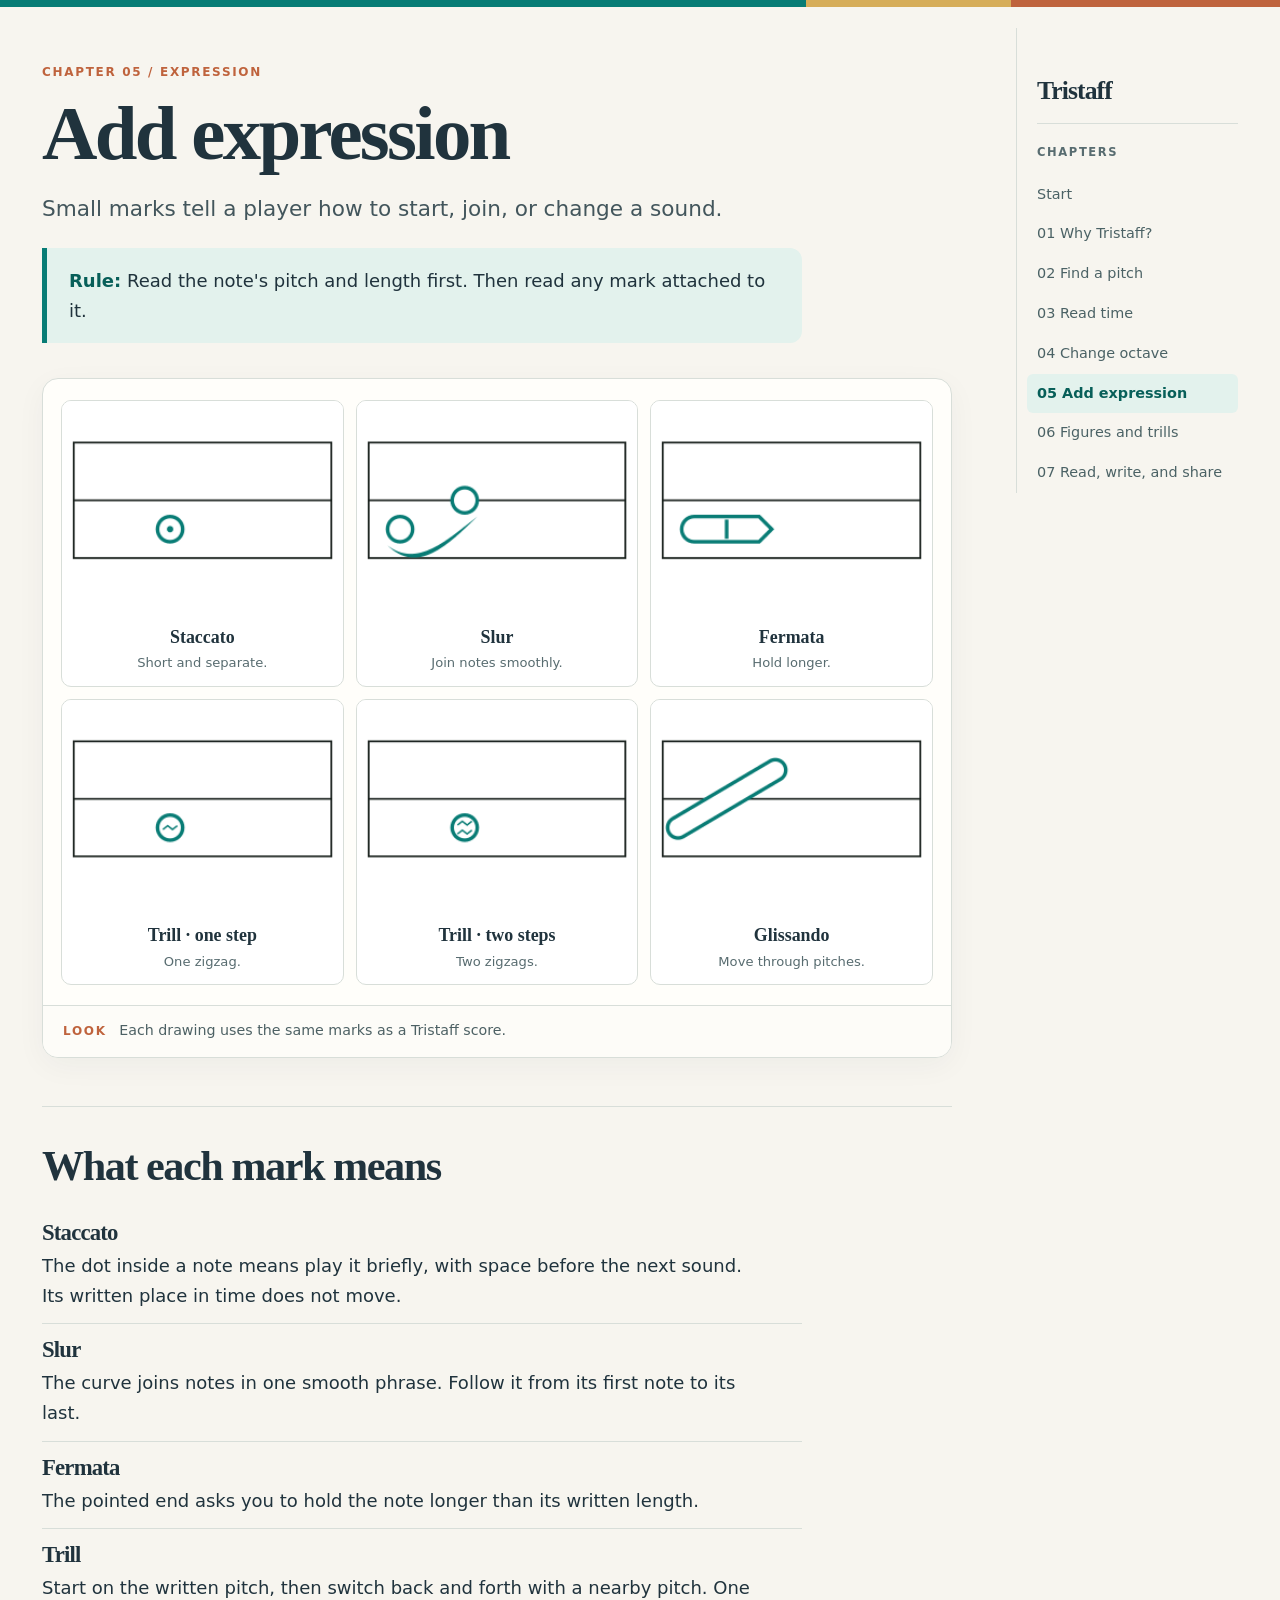
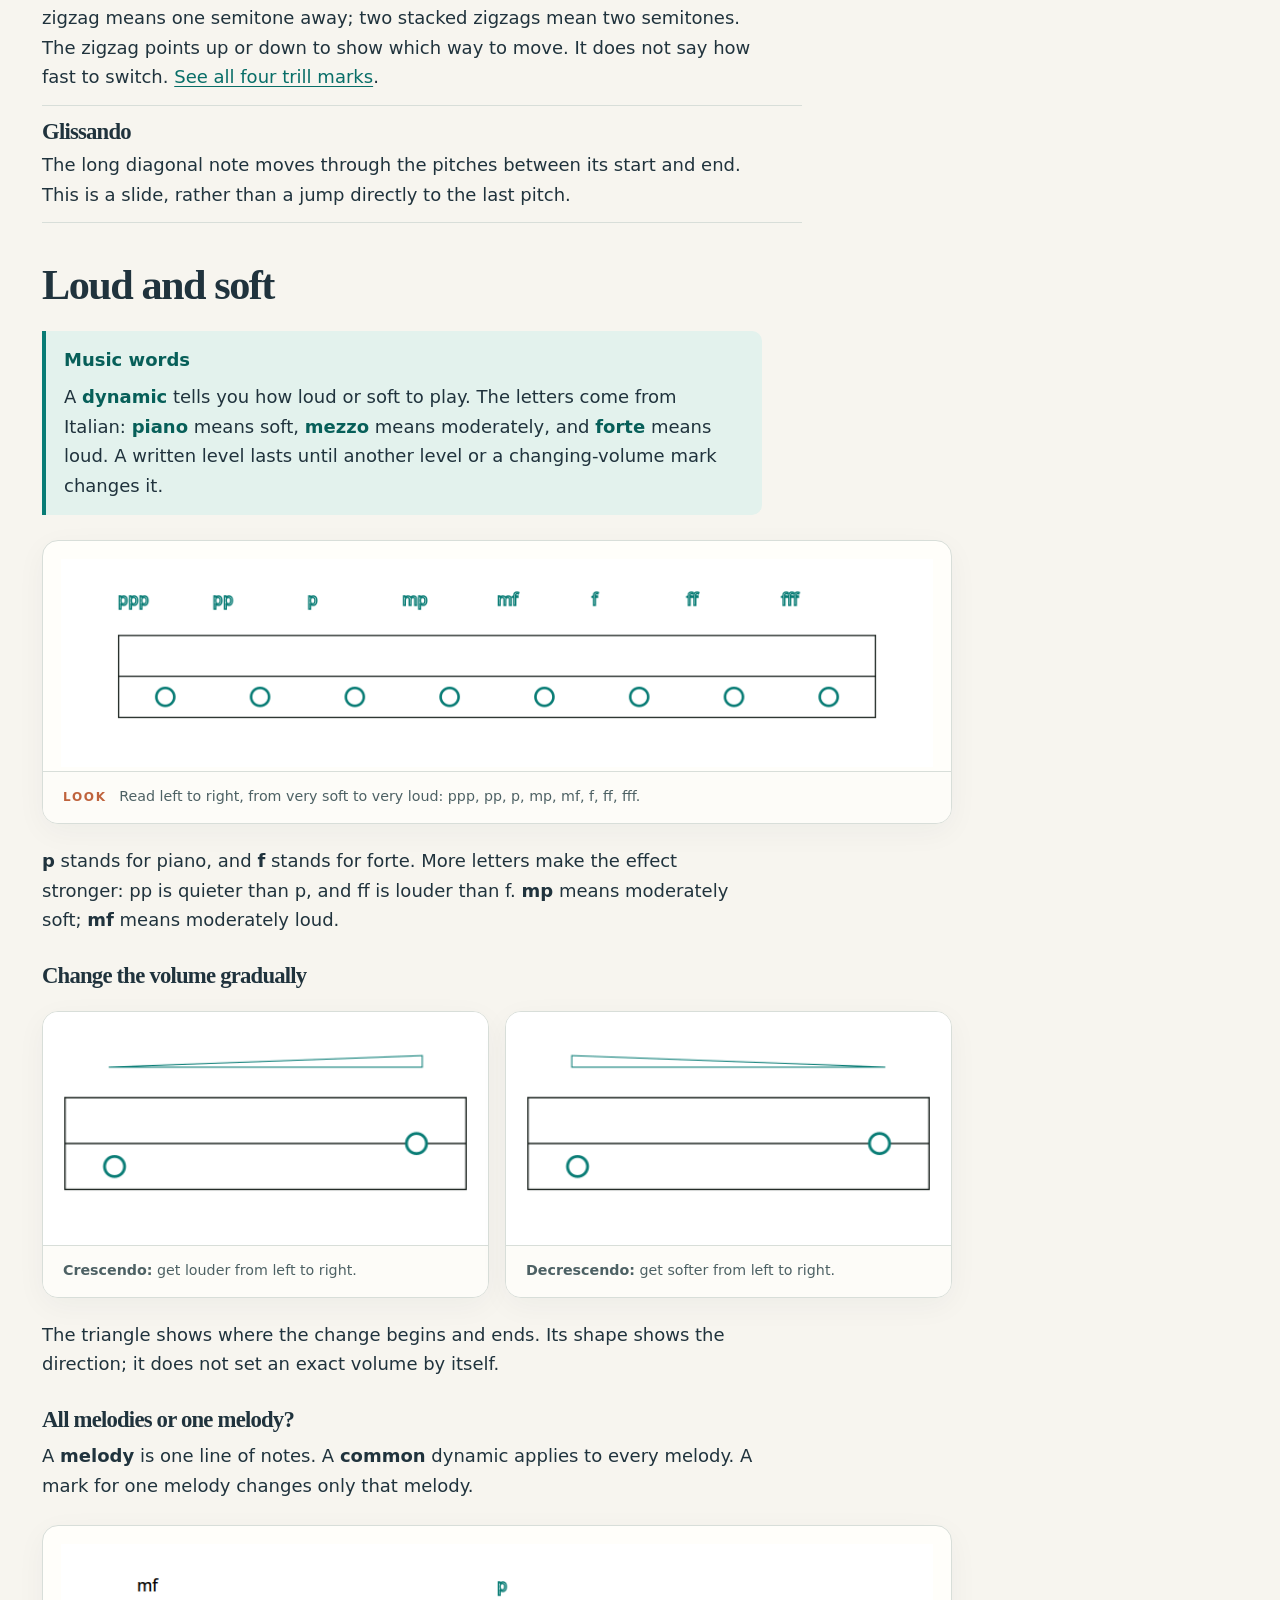
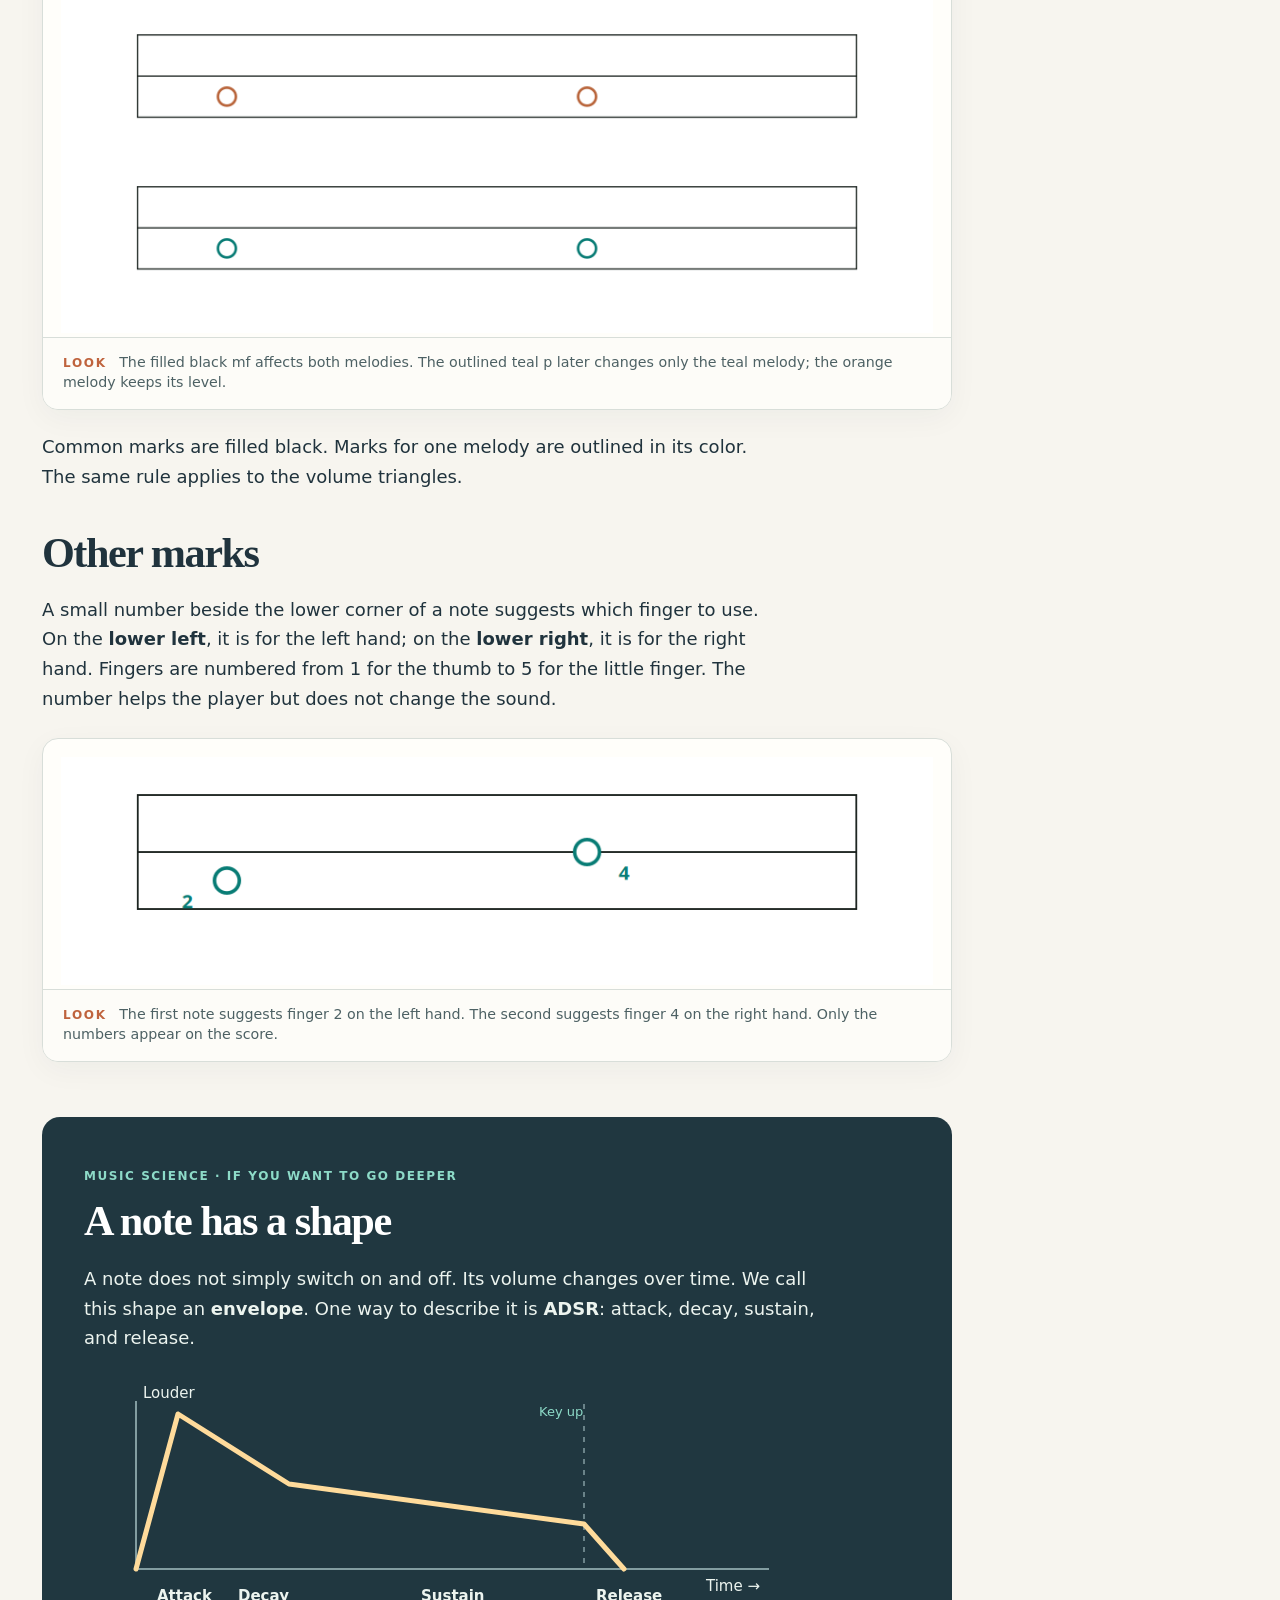
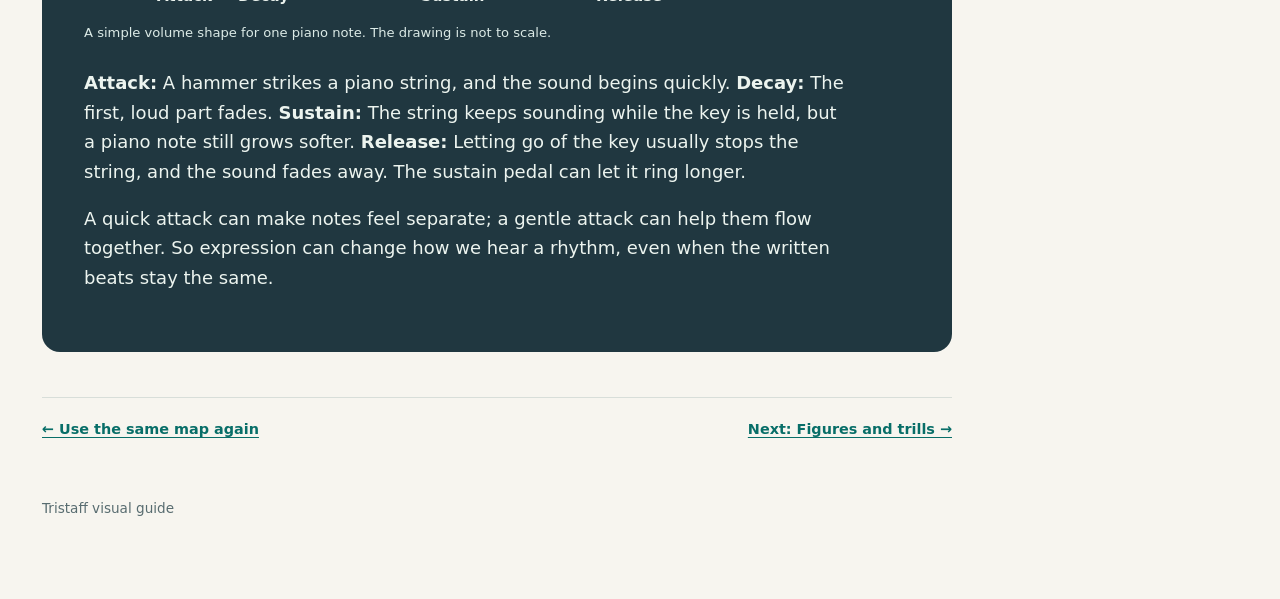
<file: Tristaff/05-marks.html>
<!doctype html>
<html lang="en">
<head>
  <meta charset="utf-8">
  <meta name="viewport" content="width=device-width, initial-scale=1">
  <meta name="color-scheme" content="light">
  <title>Add expression — Learn Tristaff</title>
  <link rel="stylesheet" href="style.css">
</head>
<body>
  <div class="topline" aria-hidden="true"></div>
  <div class="page">
    <div class="chapter-layout">
      <main class="chapter-main">
        <div class="chapter-intro"><span class="chapter-number">Chapter 05 / Expression</span><h1>Add expression</h1><p class="lead">Small marks tell a player how to start, join, or change a sound.</p><div class="core-rule"><p><strong>Rule:</strong> Read the note's pitch and length first. Then read any mark attached to it.</p></div></div>
        <figure class="figure"><div class="figure-art"><div class="marks-gallery">
          <div class="mark-card"><img src="graphics/staccato.png" width="260" height="205" alt="A rendered Tristaff note with a staccato dot in its center."><strong>Staccato</strong><span>Short and separate.</span></div>
          <div class="mark-card"><img src="graphics/slur.png" width="260" height="205" alt="Two rendered Tristaff notes joined by a curved slur."><strong>Slur</strong><span>Join notes smoothly.</span></div>
          <div class="mark-card"><img src="graphics/fermata.png" width="260" height="205" alt="A rendered Tristaff note with a pointed fermata end."><strong>Fermata</strong><span>Hold longer.</span></div>
          <div class="mark-card"><img src="graphics/trill.png" width="260" height="205" alt="A rendered Tristaff note with one zigzag for a one-semitone trill."><strong>Trill · one step</strong><span>One zigzag.</span></div>
          <div class="mark-card"><img src="graphics/double-trill.png" width="260" height="205" alt="A rendered Tristaff note with two stacked zigzags for a two-semitone trill."><strong>Trill · two steps</strong><span>Two zigzags.</span></div>
          <div class="mark-card"><img src="graphics/glissando.png" width="260" height="205" alt="A rendered diagonal Tristaff glissando between two pitches."><strong>Glissando</strong><span>Move through pitches.</span></div>
        </div></div><figcaption><span class="caption-label">Look</span> Each drawing uses the same marks as a Tristaff score.</figcaption></figure>
        <section class="below">
          <h2>What each mark means</h2>
          <div class="mark-explanations">
            <div><h3>Staccato</h3><p>The dot inside a note means play it briefly, with space before the next sound. Its written place in time does not move.</p></div>
            <div><h3>Slur</h3><p>The curve joins notes in one smooth phrase. Follow it from its first note to its last.</p></div>
            <div><h3>Fermata</h3><p>The pointed end asks you to hold the note longer than its written length.</p></div>
            <div><h3>Trill</h3><p>Start on the written pitch, then switch back and forth with a nearby pitch. One zigzag means one semitone away; two stacked zigzags mean two semitones. The zigzag points up or down to show which way to move. It does not say how fast to switch. <a href="06-ornaments.html">See all four trill marks</a>.</p></div>
            <div><h3>Glissando</h3><p>The long diagonal note moves through the pitches between its start and end. This is a slide, rather than a jump directly to the last pitch.</p></div>
          </div>
          <h2>Loud and soft</h2>
          <div class="definition"><strong>Music words</strong><p>A <strong>dynamic</strong> tells you how loud or soft to play. The letters come from Italian: <strong>piano</strong> means soft, <strong>mezzo</strong> means moderately, and <strong>forte</strong> means loud. A written level lasts until another level or a changing-volume mark changes it.</p></div>
          <figure class="figure"><div class="figure-art"><div class="rendered-figure"><img src="graphics/dynamic-levels.png" width="920" height="220" alt="Eight rendered volume marks above notes, from ppp through pp, p, mp, mf, f, ff, to fff."></div></div><figcaption><span class="caption-label">Look</span> Read left to right, from very soft to very loud: ppp, pp, p, mp, mf, f, ff, fff.</figcaption></figure>
          <p><strong>p</strong> stands for piano, and <strong>f</strong> stands for forte. More letters make the effect stronger: pp is quieter than p, and ff is louder than f. <strong>mp</strong> means moderately soft; <strong>mf</strong> means moderately loud.</p>
          <h3>Change the volume gradually</h3>
          <div class="two dynamics-pair">
            <figure class="figure"><div class="figure-art"><img src="graphics/crescendo.png" width="420" height="220" alt="An outlined Tristaff triangle grows taller from the first note to the second."></div><figcaption><strong>Crescendo:</strong> get louder from left to right.</figcaption></figure>
            <figure class="figure"><div class="figure-art"><img src="graphics/decrescendo.png" width="420" height="220" alt="An outlined Tristaff triangle gets shorter from the first note to the second."></div><figcaption><strong>Decrescendo:</strong> get softer from left to right.</figcaption></figure>
          </div>
          <p>The triangle shows where the change begins and ends. Its shape shows the direction; it does not set an exact volume by itself.</p>
          <h3>All melodies or one melody?</h3>
          <p>A <strong>melody</strong> is one line of notes. A <strong>common</strong> dynamic applies to every melody. A mark for one melody changes only that melody.</p>
          <figure class="figure"><div class="figure-art"><div class="rendered-figure"><img src="graphics/dynamic-scope.png" width="920" height="410" alt="Two melody bands: a filled black mf at the left applies to both; an outlined teal p later applies only to the teal melody."></div></div><figcaption><span class="caption-label">Look</span> The filled black mf affects both melodies. The outlined teal p later changes only the teal melody; the orange melody keeps its level.</figcaption></figure>
          <p>Common marks are filled black. Marks for one melody are outlined in its color. The same rule applies to the volume triangles.</p>
          <h2>Other marks</h2>
          <p>A small number beside the lower corner of a note suggests which finger to use. On the <strong>lower left</strong>, it is for the left hand; on the <strong>lower right</strong>, it is for the right hand. Fingers are numbered from 1 for the thumb to 5 for the little finger. The number helps the player but does not change the sound.</p>
          <figure class="figure"><div class="figure-art"><div class="rendered-figure"><img src="graphics/fingering.png" width="920" height="240" alt="Two rendered Tristaff notes: finger number 2 at the lower left of the first note, and finger number 4 at the lower right of the second note."></div></div><figcaption><span class="caption-label">Look</span> The first note suggests finger 2 on the left hand. The second suggests finger 4 on the right hand. Only the numbers appear on the score.</figcaption></figure>
        </section>
        <aside class="science-note" aria-labelledby="expression-science-title">
          <span class="science-label">Music science · If you want to go deeper</span>
          <h2 id="expression-science-title">A note has a shape</h2>
          <p>A note does not simply switch on and off. Its volume changes over time. We call this shape an <strong>envelope</strong>. One way to describe it is <strong>ADSR</strong>: attack, decay, sustain, and release.</p>
          <figure class="envelope-figure">
            <svg viewBox="0 0 720 240" role="img" aria-labelledby="envelope-title envelope-desc">
              <title id="envelope-title">The shape of a piano note</title>
              <desc id="envelope-desc">Volume rises quickly during attack, falls during decay, fades slowly during sustain, then drops when the key is released.</desc>
              <path class="envelope-axis" d="M52 22V190H685"/>
              <path class="envelope-guide" d="M500 25V190"/>
              <path class="envelope-line" d="M52 190 L94 35 L205 105 L500 145 L540 190"/>
              <text class="envelope-axis-label" x="59" y="19">Louder</text>
              <text class="envelope-axis-label" x="622" y="212">Time →</text>
              <text class="envelope-phase" x="73" y="222">Attack</text>
              <text class="envelope-phase" x="154" y="222">Decay</text>
              <text class="envelope-phase" x="337" y="222">Sustain</text>
              <text class="envelope-phase" x="512" y="222">Release</text>
              <text class="envelope-key" x="455" y="37">Key up</text>
            </svg>
            <figcaption>A simple volume shape for one piano note. The drawing is not to scale.</figcaption>
          </figure>
          <p><strong>Attack:</strong> A hammer strikes a piano string, and the sound begins quickly. <strong>Decay:</strong> The first, loud part fades. <strong>Sustain:</strong> The string keeps sounding while the key is held, but a piano note still grows softer. <strong>Release:</strong> Letting go of the key usually stops the string, and the sound fades away. The sustain pedal can let it ring longer.</p>
          <p>A quick attack can make notes feel separate; a gentle attack can help them flow together. So expression can change how we hear a rhythm, even when the written beats stay the same.</p>
        </aside>
        <div class="page-turn"><a href="04-octaves.html">← Use the same map again</a><a href="06-ornaments.html">Next: Figures and trills →</a></div>
      </main>
      <aside class="chapter-nav" aria-label="Chapters"><a class="nav-brand" href="index.html">Tristaff</a><strong>Chapters</strong><div class="chapter-links"><a href="index.html">Start</a><a href="01-why.html">01 Why Tristaff?</a><a href="02-pitch.html">02 Find a pitch</a><a href="03-time.html">03 Read time</a><a href="04-octaves.html">04 Change octave</a><a aria-current="page" href="05-marks.html">05 Add expression</a><a href="06-ornaments.html">06 Figures and trills</a><a href="07-phrase.html">07 Read, write, and share</a></div></aside>
    </div>
    <footer>Tristaff visual guide</footer>
  </div>
</body>
</html>
</file>
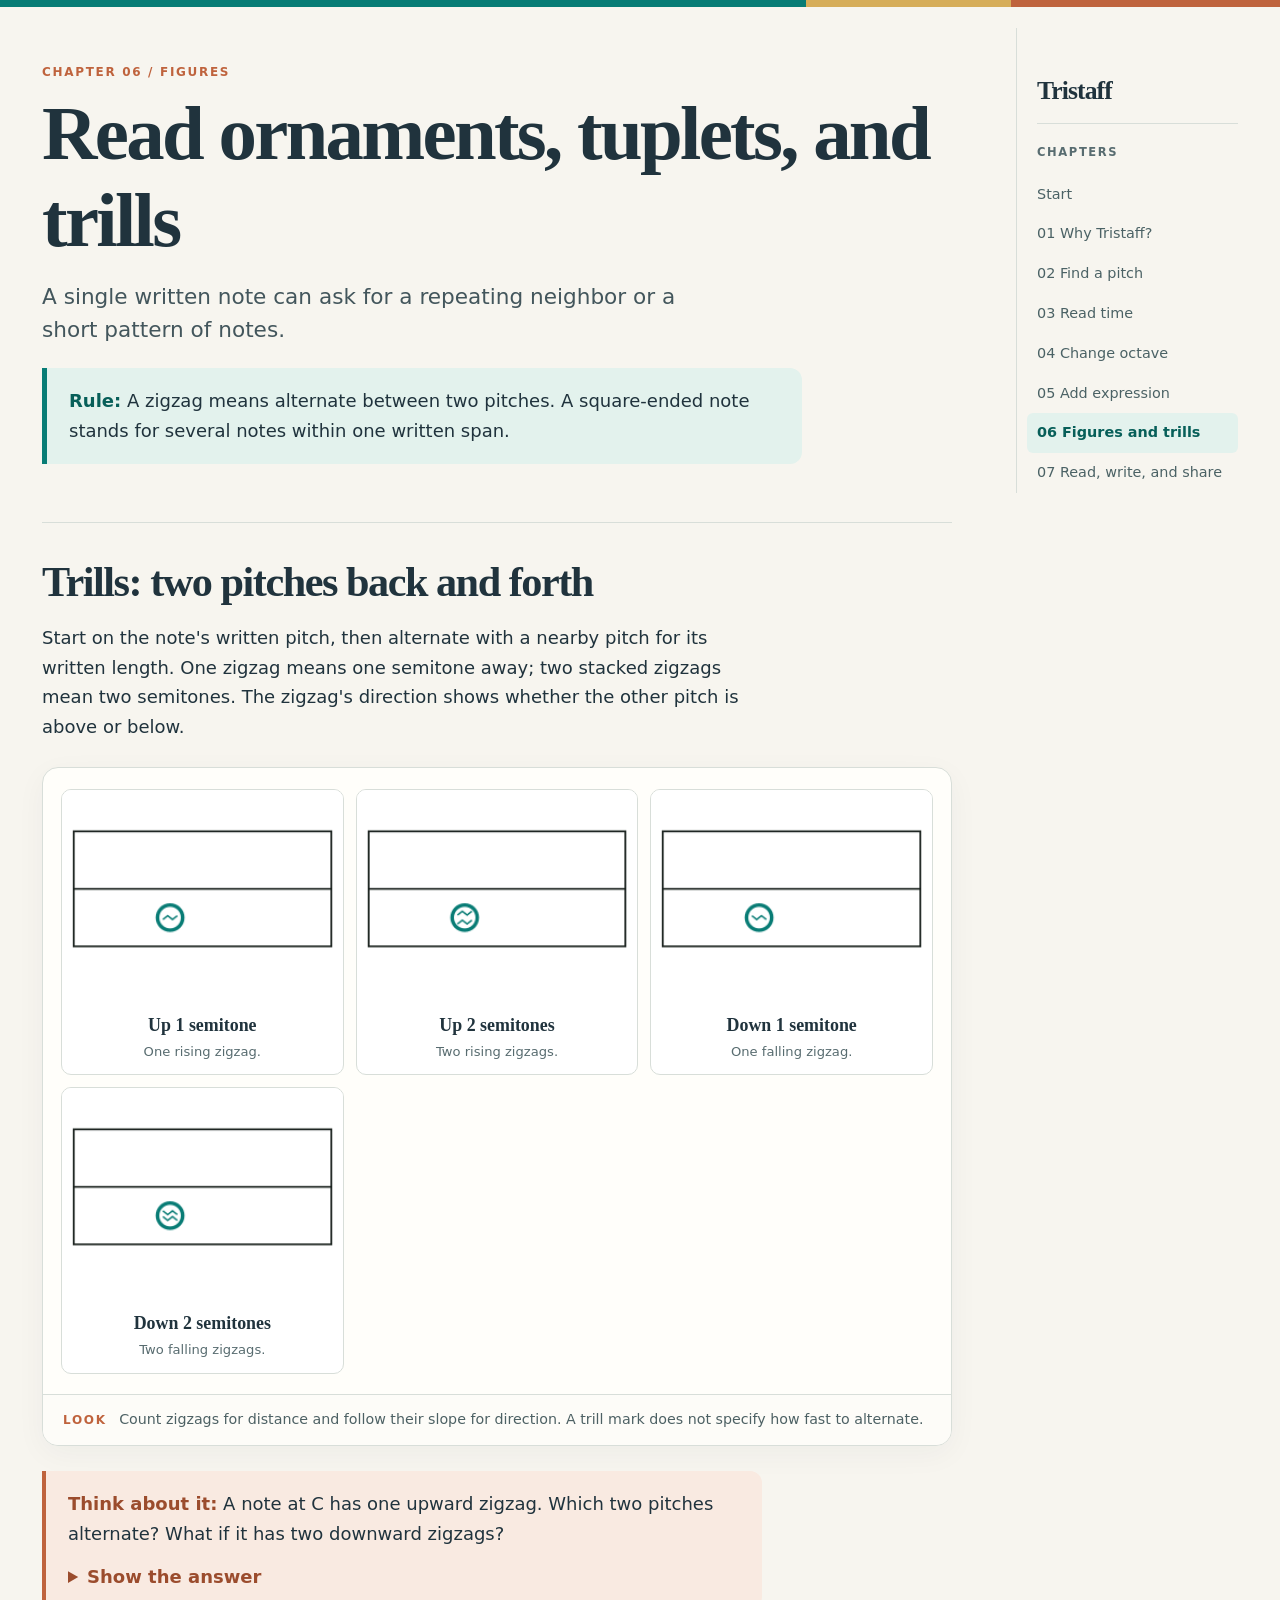
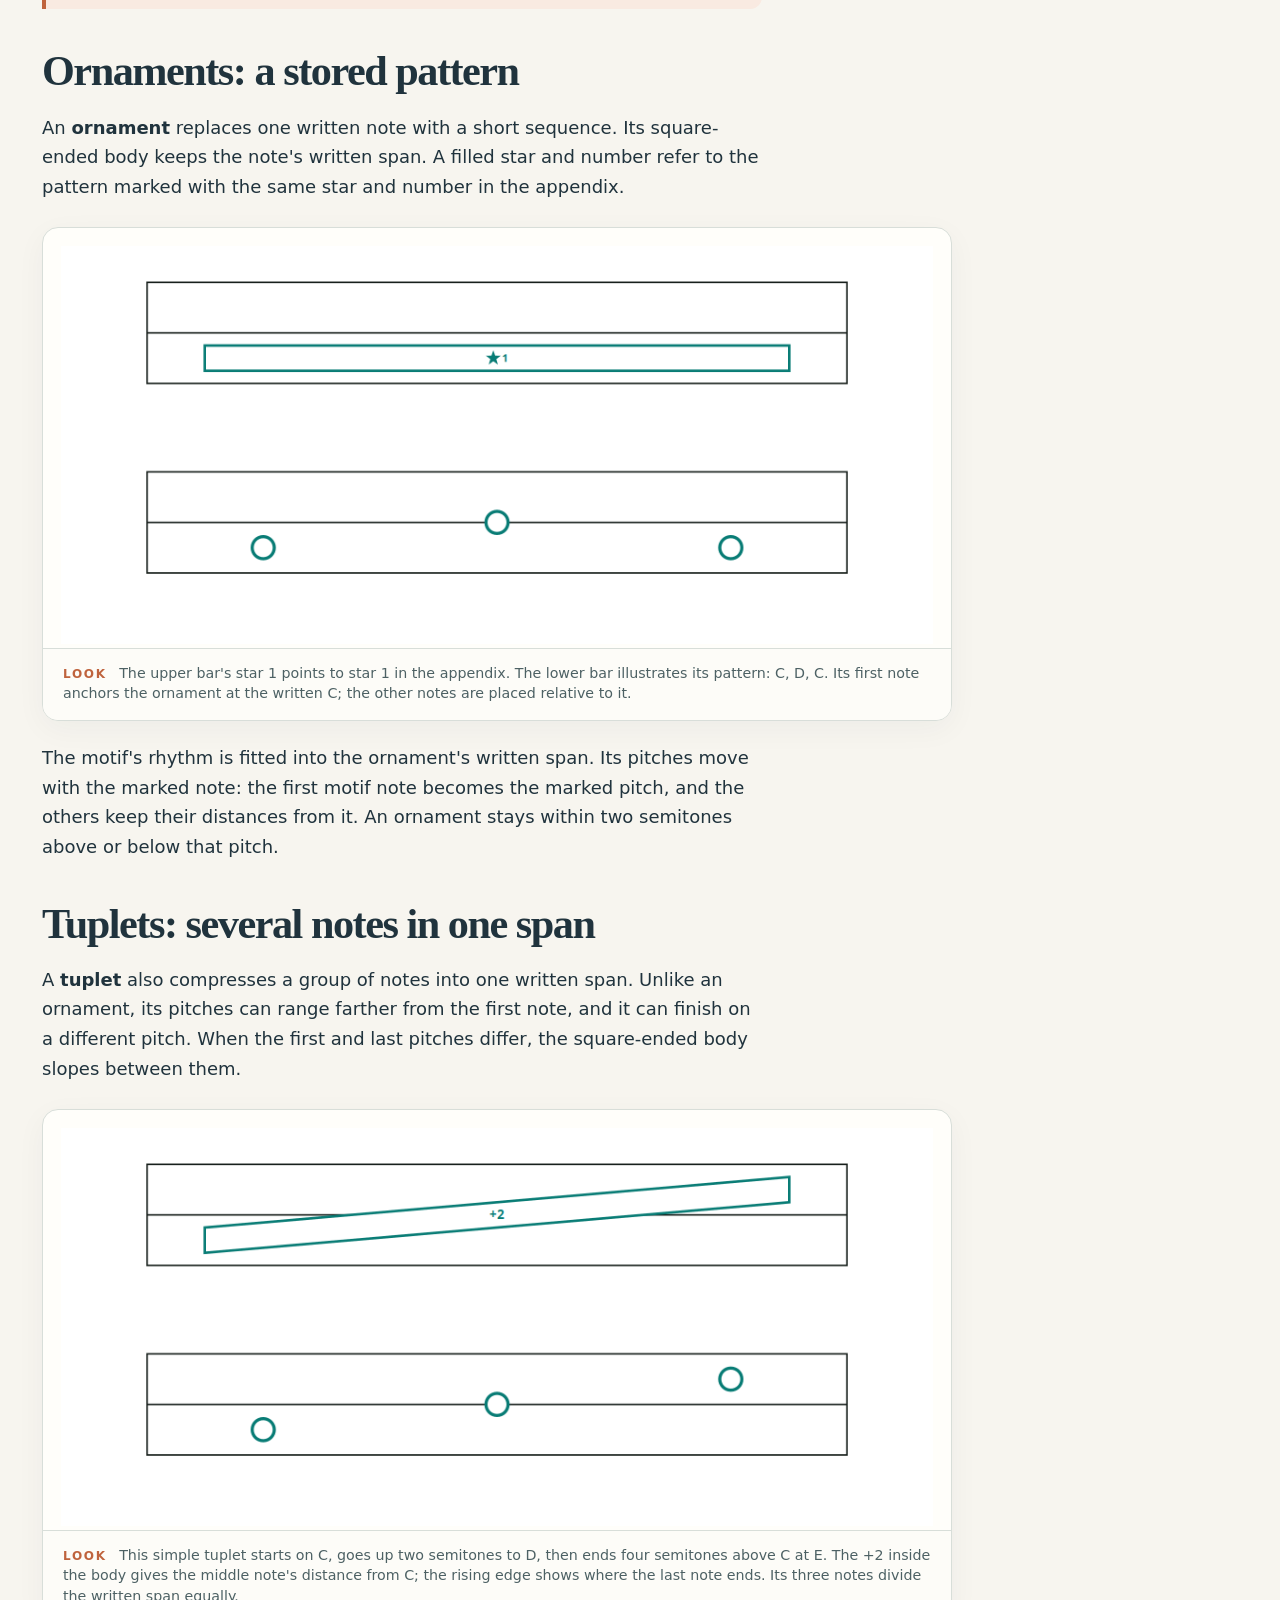
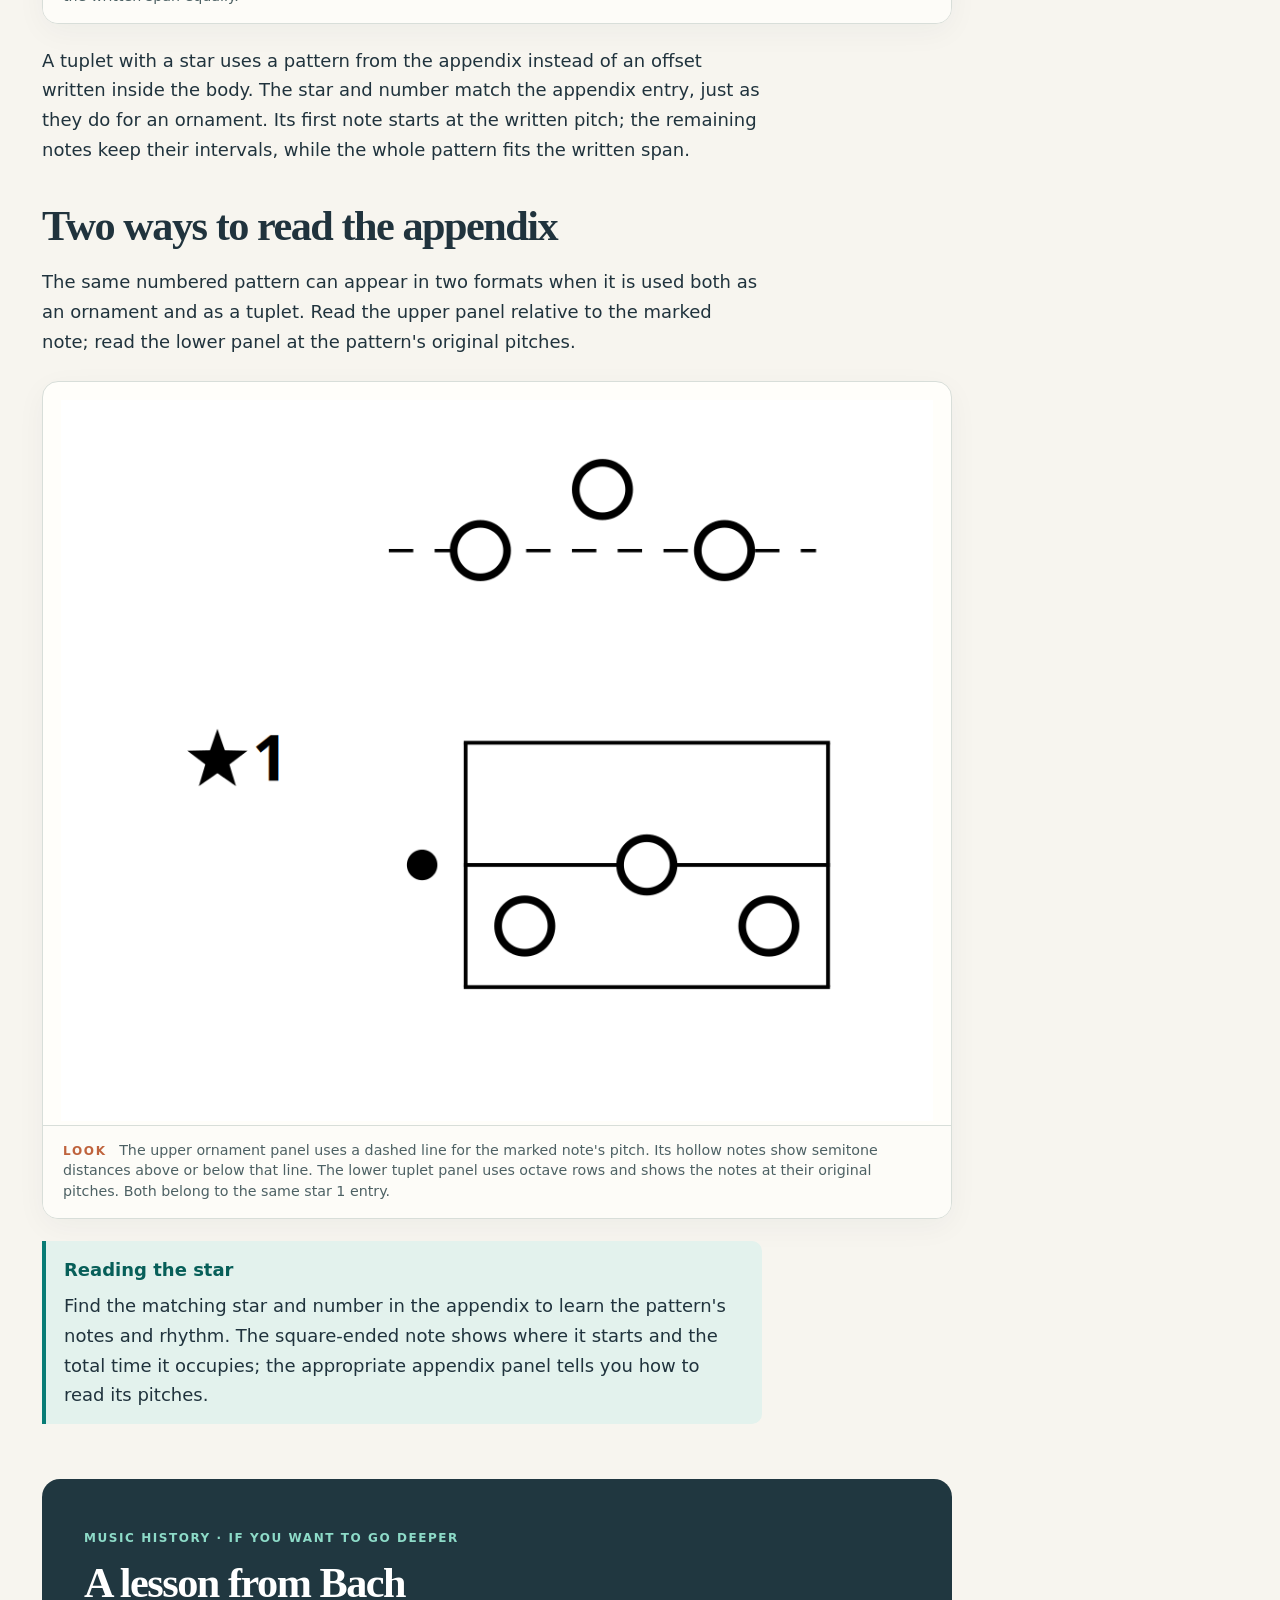
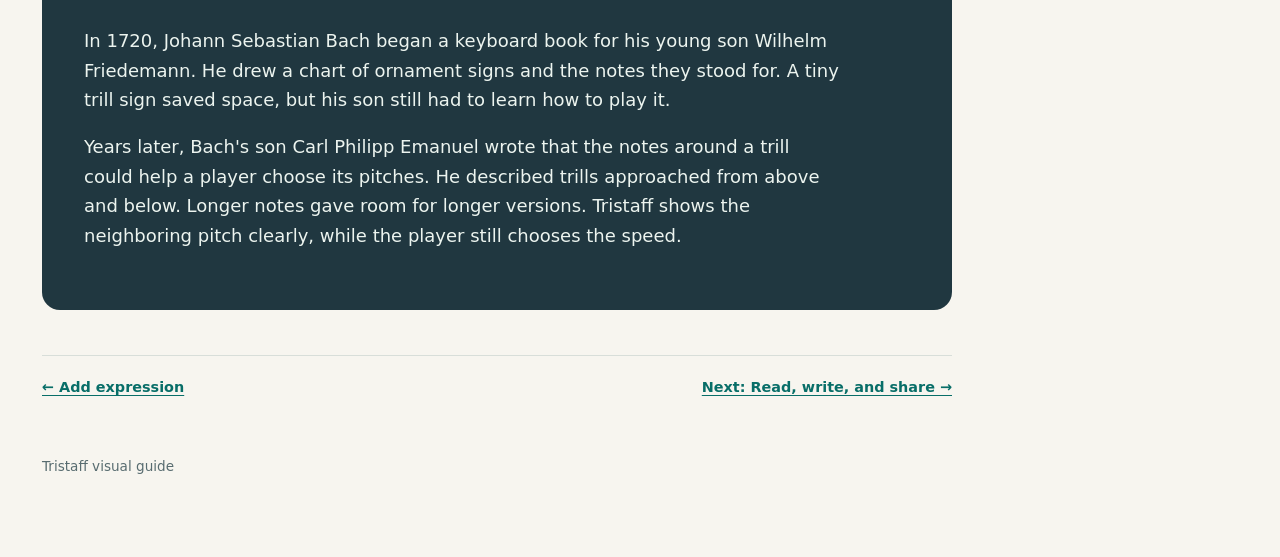
<file: Tristaff/06-ornaments.html>
<!doctype html>
<html lang="en">
<head>
  <meta charset="utf-8">
  <meta name="viewport" content="width=device-width, initial-scale=1">
  <meta name="color-scheme" content="light">
  <title>Read ornaments, tuplets, and trills — Learn Tristaff</title>
  <link rel="stylesheet" href="style.css">
</head>
<body>
  <div class="topline" aria-hidden="true"></div>
  <div class="page">
    <div class="chapter-layout">
      <main class="chapter-main">
        <div class="chapter-intro"><span class="chapter-number">Chapter 06 / Figures</span><h1>Read ornaments, tuplets, and trills</h1><p class="lead">A single written note can ask for a repeating neighbor or a short pattern of notes.</p><div class="core-rule"><p><strong>Rule:</strong> A zigzag means alternate between two pitches. A square-ended note stands for several notes within one written span.</p></div></div>
        <section class="below">
          <h2>Trills: two pitches back and forth</h2>
          <p>Start on the note's written pitch, then alternate with a nearby pitch for its written length. One zigzag means one semitone away; two stacked zigzags mean two semitones. The zigzag's direction shows whether the other pitch is above or below.</p>
          <figure class="figure"><div class="figure-art"><div class="marks-gallery">
            <div class="mark-card"><img src="graphics/trill.png" width="260" height="205" alt="One upward zigzag inside a rendered note."><strong>Up 1 semitone</strong><span>One rising zigzag.</span></div>
            <div class="mark-card"><img src="graphics/double-trill.png" width="260" height="205" alt="Two upward zigzags inside a rendered note."><strong>Up 2 semitones</strong><span>Two rising zigzags.</span></div>
            <div class="mark-card"><img src="graphics/trill-down.png" width="260" height="205" alt="One downward zigzag inside a rendered note."><strong>Down 1 semitone</strong><span>One falling zigzag.</span></div>
            <div class="mark-card"><img src="graphics/double-trill-down.png" width="260" height="205" alt="Two downward zigzags inside a rendered note."><strong>Down 2 semitones</strong><span>Two falling zigzags.</span></div>
          </div></div><figcaption><span class="caption-label">Look</span> Count zigzags for distance and follow their slope for direction. A trill mark does not specify how fast to alternate.</figcaption></figure>
          <div class="practice thought-experiment"><p><strong>Think about it:</strong> A note at C has one upward zigzag. Which two pitches alternate? What if it has two downward zigzags?</p><details><summary>Show the answer</summary><p>One upward zigzag alternates C and C♯. Two downward zigzags alternate C and B♭.</p></details></div>
          <h2>Ornaments: a stored pattern</h2>
          <p>An <strong>ornament</strong> replaces one written note with a short sequence. Its square-ended body keeps the note's written span. A filled star and number refer to the pattern marked with the same star and number in the appendix.</p>
          <figure class="figure"><div class="figure-art"><div class="rendered-figure"><img src="graphics/ornament.png" width="920" height="420" alt="An ornament shown as a three-beat square-ended note with star 1, followed by its expanded C, D, C pattern in three separate notes."></div></div><figcaption><span class="caption-label">Look</span> The upper bar's star 1 points to star 1 in the appendix. The lower bar illustrates its pattern: C, D, C. Its first note anchors the ornament at the written C; the other notes are placed relative to it.</figcaption></figure>
          <p>The motif's rhythm is fitted into the ornament's written span. Its pitches move with the marked note: the first motif note becomes the marked pitch, and the others keep their distances from it. An ornament stays within two semitones above or below that pitch.</p>
          <h2>Tuplets: several notes in one span</h2>
          <p>A <strong>tuplet</strong> also compresses a group of notes into one written span. Unlike an ornament, its pitches can range farther from the first note, and it can finish on a different pitch. When the first and last pitches differ, the square-ended body slopes between them.</p>
          <figure class="figure"><div class="figure-art"><div class="rendered-figure"><img src="graphics/tuplet.png" width="920" height="420" alt="A sloping, square-ended three-beat tuplet with plus two inside, followed by three separate notes at C, D, and E."></div></div><figcaption><span class="caption-label">Look</span> This simple tuplet starts on C, goes up two semitones to D, then ends four semitones above C at E. The +2 inside the body gives the middle note's distance from C; the rising edge shows where the last note ends. Its three notes divide the written span equally.</figcaption></figure>
          <p>A tuplet with a star uses a pattern from the appendix instead of an offset written inside the body. The star and number match the appendix entry, just as they do for an ornament. Its first note starts at the written pitch; the remaining notes keep their intervals, while the whole pattern fits the written span.</p>
          <h2>Two ways to read the appendix</h2>
          <p>The same numbered pattern can appear in two formats when it is used both as an ornament and as a tuplet. Read the upper panel relative to the marked note; read the lower panel at the pattern's original pitches.</p>
          <figure class="figure"><div class="figure-art"><div class="rendered-figure"><img src="graphics/appendix-formats.png" width="920" height="760" alt="A Tristaff appendix entry with star 1 and two panels: hollow notes around a dashed reference pitch above, and the motif at its original absolute pitches on staff rows below."></div></div><figcaption><span class="caption-label">Look</span> The upper ornament panel uses a dashed line for the marked note's pitch. Its hollow notes show semitone distances above or below that line. The lower tuplet panel uses octave rows and shows the notes at their original pitches. Both belong to the same star 1 entry.</figcaption></figure>
          <div class="definition"><strong>Reading the star</strong><p>Find the matching star and number in the appendix to learn the pattern's notes and rhythm. The square-ended note shows where it starts and the total time it occupies; the appropriate appendix panel tells you how to read its pitches.</p></div>
        </section>
        <aside class="science-note" aria-labelledby="trill-history-title">
          <span class="science-label">Music history · If you want to go deeper</span>
          <h2 id="trill-history-title">A lesson from Bach</h2>
          <p>In 1720, Johann Sebastian Bach began a keyboard book for his young son Wilhelm Friedemann. He drew a chart of ornament signs and the notes they stood for. A tiny trill sign saved space, but his son still had to learn how to play it.</p>
          <p>Years later, Bach's son Carl Philipp Emanuel wrote that the notes around a trill could help a player choose its pitches. He described trills approached from above and below. Longer notes gave room for longer versions. Tristaff shows the neighboring pitch clearly, while the player still chooses the speed.</p>
        </aside>
        <div class="page-turn"><a href="05-marks.html">← Add expression</a><a href="07-phrase.html">Next: Read, write, and share →</a></div>
      </main>
      <aside class="chapter-nav" aria-label="Chapters"><a class="nav-brand" href="index.html">Tristaff</a><strong>Chapters</strong><div class="chapter-links"><a href="index.html">Start</a><a href="01-why.html">01 Why Tristaff?</a><a href="02-pitch.html">02 Find a pitch</a><a href="03-time.html">03 Read time</a><a href="04-octaves.html">04 Change octave</a><a href="05-marks.html">05 Add expression</a><a aria-current="page" href="06-ornaments.html">06 Figures and trills</a><a href="07-phrase.html">07 Read, write, and share</a></div></aside>
    </div>
    <footer>Tristaff visual guide</footer>
  </div>
</body>
</html>
</file>
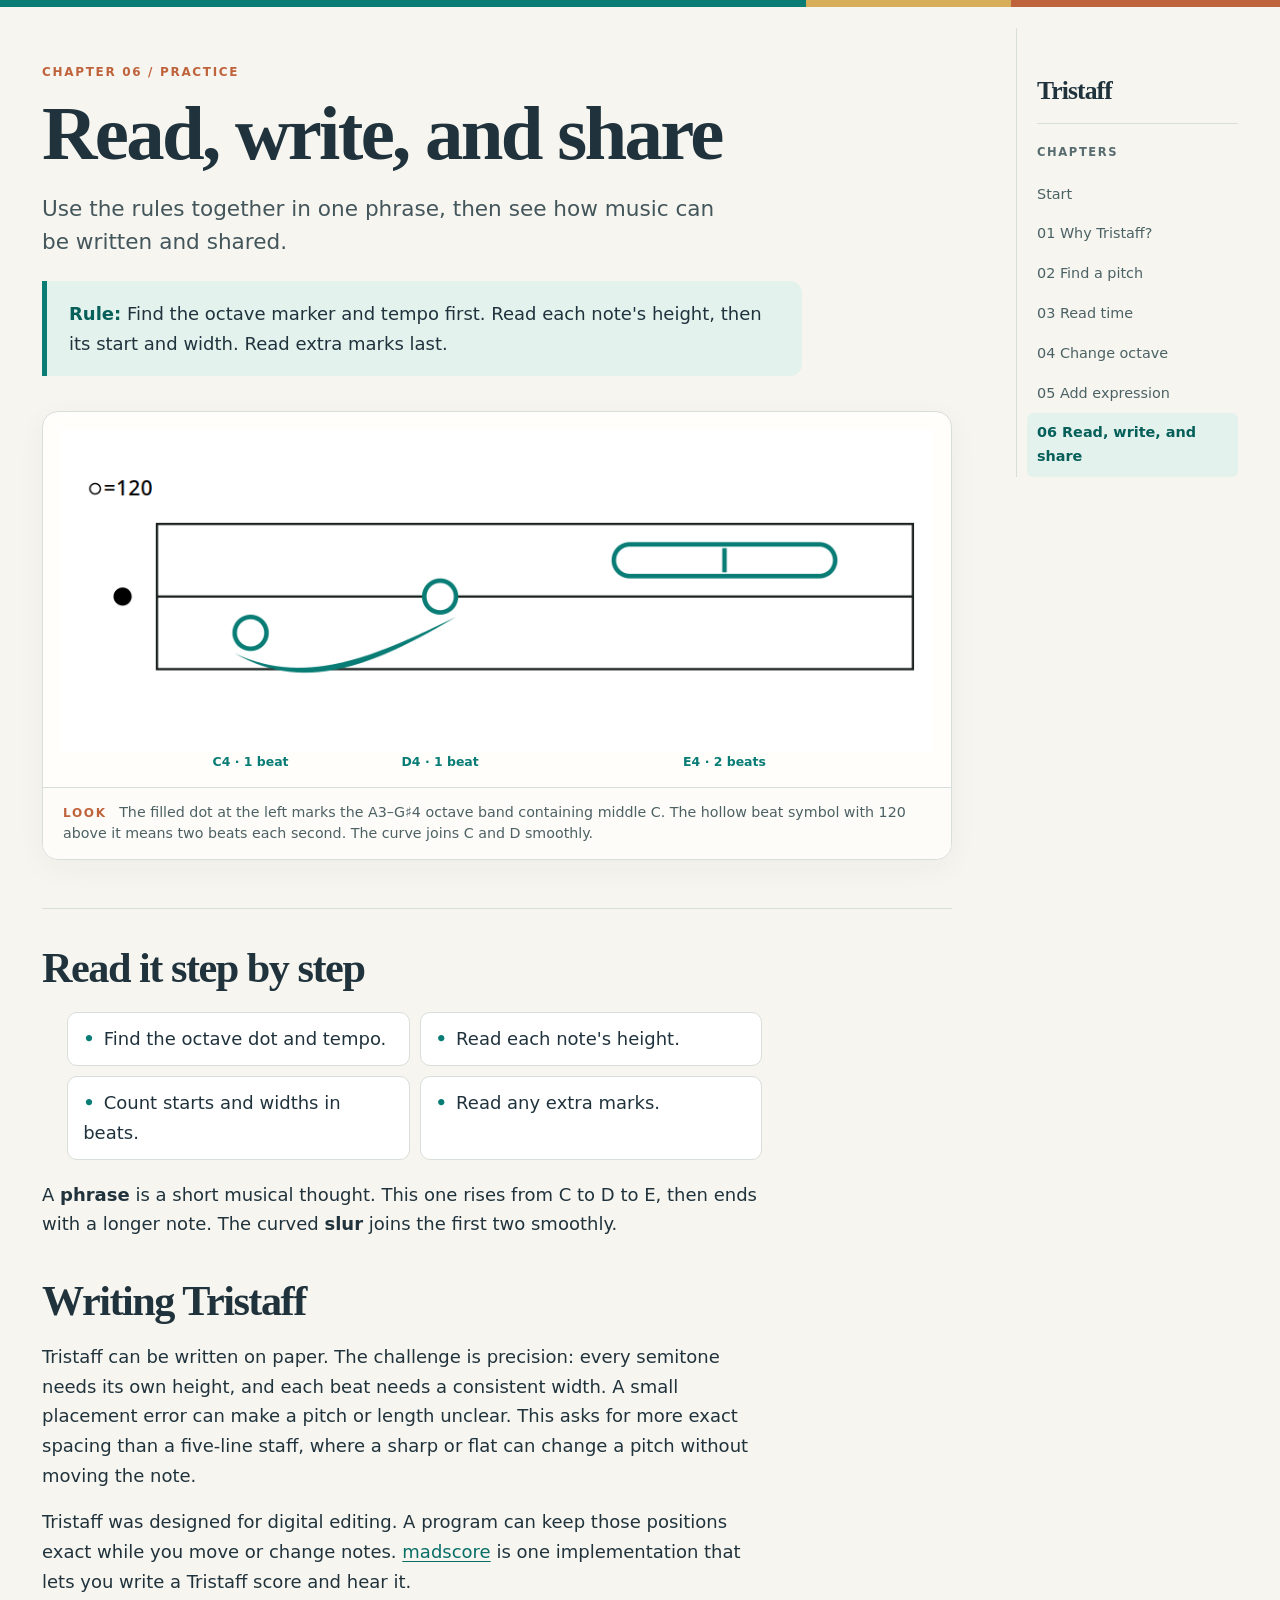
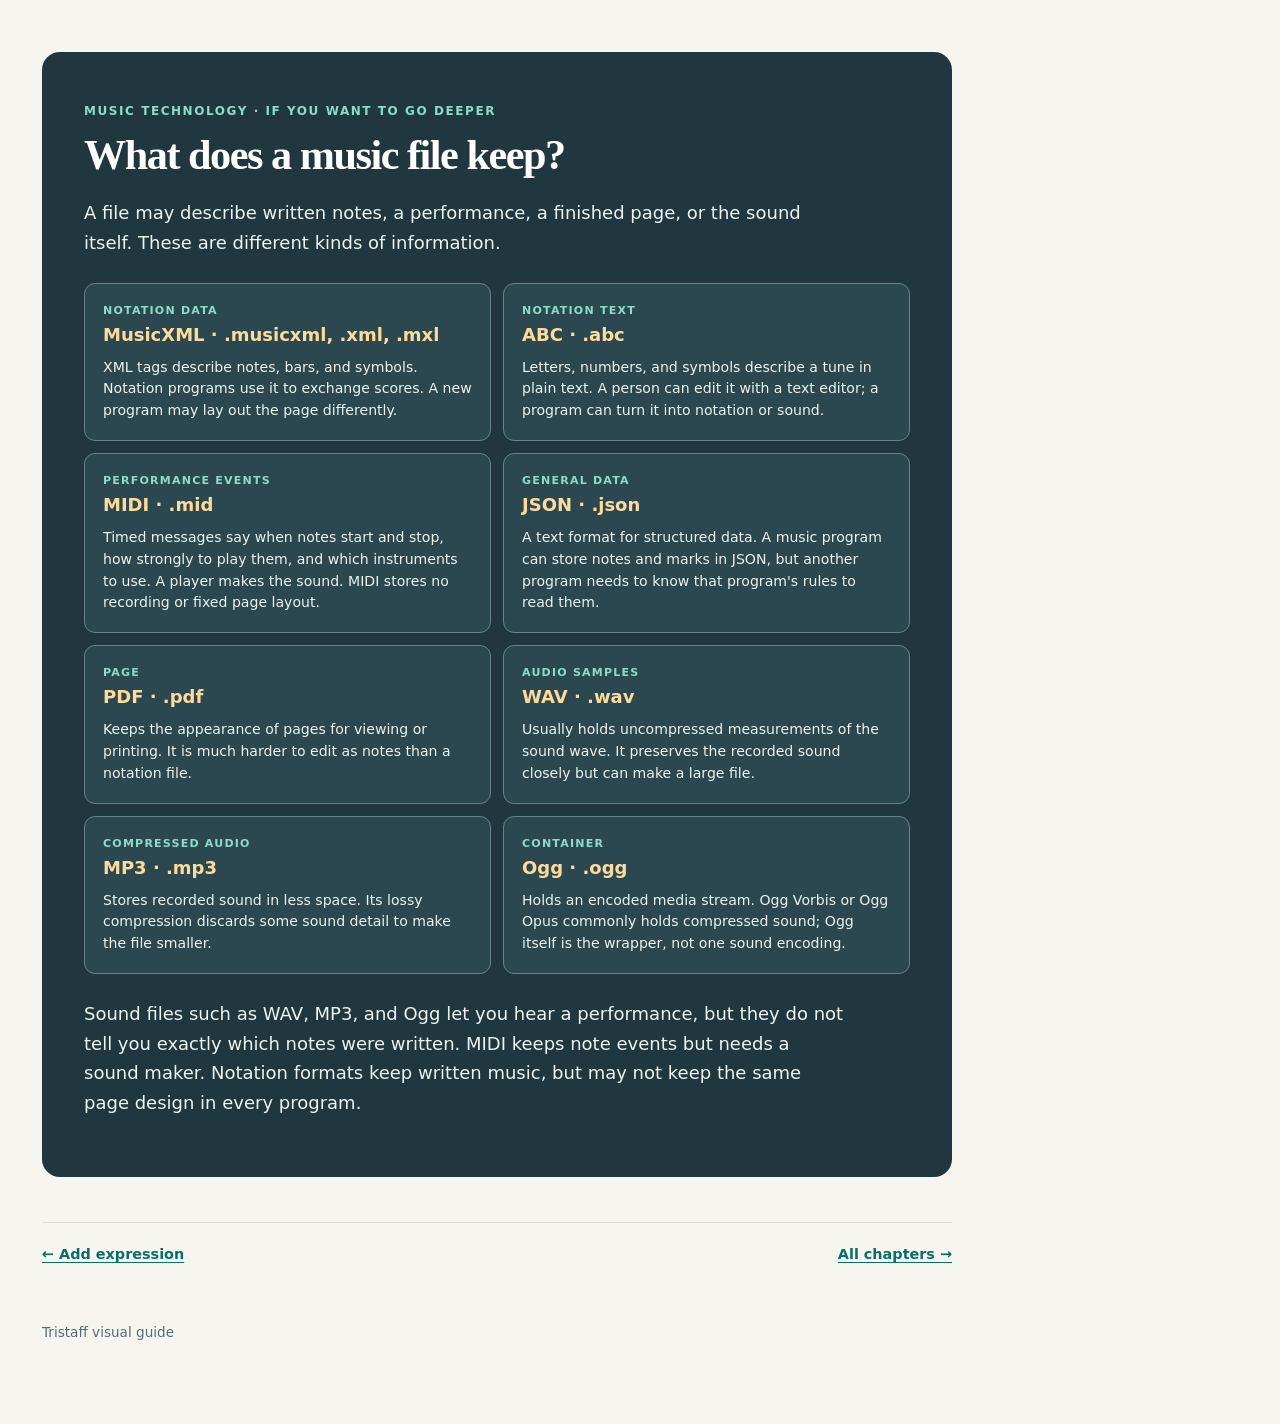
<file: Tristaff/06-phrase.html>
<!doctype html>
<html lang="en">
<head>
  <meta charset="utf-8">
  <meta name="viewport" content="width=device-width, initial-scale=1">
  <meta name="color-scheme" content="light">
  <title>Read, write, and share — Learn Tristaff</title>
  <link rel="stylesheet" href="style.css">
</head>
<body>
  <div class="topline" aria-hidden="true"></div>
  <div class="page">
    <div class="chapter-layout">
      <main class="chapter-main">
        <div class="chapter-intro"><span class="chapter-number">Chapter 06 / Practice</span><h1>Read, write, and share</h1><p class="lead">Use the rules together in one phrase, then see how music can be written and shared.</p><div class="core-rule"><p><strong>Rule:</strong> Find the octave marker and tempo first. Read each note's height, then its start and width. Read extra marks last.</p></div></div>
        <figure class="figure"><div class="figure-art"><div class="rendered-figure"><img src="graphics/phrase.png" width="920" height="340" alt="A rendered Tristaff phrase in the dot-marked octave at 120 beats per minute: C4 for one beat, D4 for one beat, and E4 for two beats, with a slur between the first two."><div class="phrase-labels"><span>C4 · 1 beat</span><span>D4 · 1 beat</span><span>E4 · 2 beats</span></div></div></div><figcaption><span class="caption-label">Look</span> The filled dot at the left marks the A3–G♯4 octave band containing middle C. The hollow beat symbol with 120 above it means two beats each second. The curve joins C and D smoothly.</figcaption></figure>
        <section class="below">
          <h2>Read it step by step</h2>
          <ol class="recap"><li>Find the octave dot and tempo.</li><li>Read each note's height.</li><li>Count starts and widths in beats.</li><li>Read any extra marks.</li></ol>
          <p>A <strong>phrase</strong> is a short musical thought. This one rises from C to D to E, then ends with a longer note. The curved <strong>slur</strong> joins the first two smoothly.</p>
          <h2>Writing Tristaff</h2>
          <p>Tristaff can be written on paper. The challenge is precision: every semitone needs its own height, and each beat needs a consistent width. A small placement error can make a pitch or length unclear. This asks for more exact spacing than a five-line staff, where a sharp or flat can change a pitch without moving the note.</p>
          <p>Tristaff was designed for digital editing. A program can keep those positions exact while you move or change notes. <a href="../README.md">madscore</a> is one implementation that lets you write a Tristaff score and hear it.</p>
        </section>
        <aside class="science-note" aria-labelledby="format-science-title">
          <span class="science-label">Music technology · If you want to go deeper</span>
          <h2 id="format-science-title">What does a music file keep?</h2>
          <p>A file may describe written notes, a performance, a finished page, or the sound itself. These are different kinds of information.</p>
          <div class="format-list">
            <div><small>Notation data</small><strong>MusicXML · .musicxml, .xml, .mxl</strong><p>XML tags describe notes, bars, and symbols. Notation programs use it to exchange scores. A new program may lay out the page differently.</p></div>
            <div><small>Notation text</small><strong>ABC · .abc</strong><p>Letters, numbers, and symbols describe a tune in plain text. A person can edit it with a text editor; a program can turn it into notation or sound.</p></div>
            <div><small>Performance events</small><strong>MIDI · .mid</strong><p>Timed messages say when notes start and stop, how strongly to play them, and which instruments to use. A player makes the sound. MIDI stores no recording or fixed page layout.</p></div>
            <div><small>General data</small><strong>JSON · .json</strong><p>A text format for structured data. A music program can store notes and marks in JSON, but another program needs to know that program's rules to read them.</p></div>
            <div><small>Page</small><strong>PDF · .pdf</strong><p>Keeps the appearance of pages for viewing or printing. It is much harder to edit as notes than a notation file.</p></div>
            <div><small>Audio samples</small><strong>WAV · .wav</strong><p>Usually holds uncompressed measurements of the sound wave. It preserves the recorded sound closely but can make a large file.</p></div>
            <div><small>Compressed audio</small><strong>MP3 · .mp3</strong><p>Stores recorded sound in less space. Its lossy compression discards some sound detail to make the file smaller.</p></div>
            <div><small>Container</small><strong>Ogg · .ogg</strong><p>Holds an encoded media stream. Ogg Vorbis or Ogg Opus commonly holds compressed sound; Ogg itself is the wrapper, not one sound encoding.</p></div>
          </div>
          <p>Sound files such as WAV, MP3, and Ogg let you hear a performance, but they do not tell you exactly which notes were written. MIDI keeps note events but needs a sound maker. Notation formats keep written music, but may not keep the same page design in every program.</p>
        </aside>
        <div class="page-turn"><a href="05-marks.html">← Add expression</a><a href="index.html">All chapters →</a></div>
      </main>
      <aside class="chapter-nav" aria-label="Chapters"><a class="nav-brand" href="index.html">Tristaff</a><strong>Chapters</strong><div class="chapter-links"><a href="index.html">Start</a><a href="01-why.html">01 Why Tristaff?</a><a href="02-pitch.html">02 Find a pitch</a><a href="03-time.html">03 Read time</a><a href="04-octaves.html">04 Change octave</a><a href="05-marks.html">05 Add expression</a><a aria-current="page" href="06-phrase.html">06 Read, write, and share</a></div></aside>
    </div>
    <footer>Tristaff visual guide</footer>
  </div>
</body>
</html>
</file>
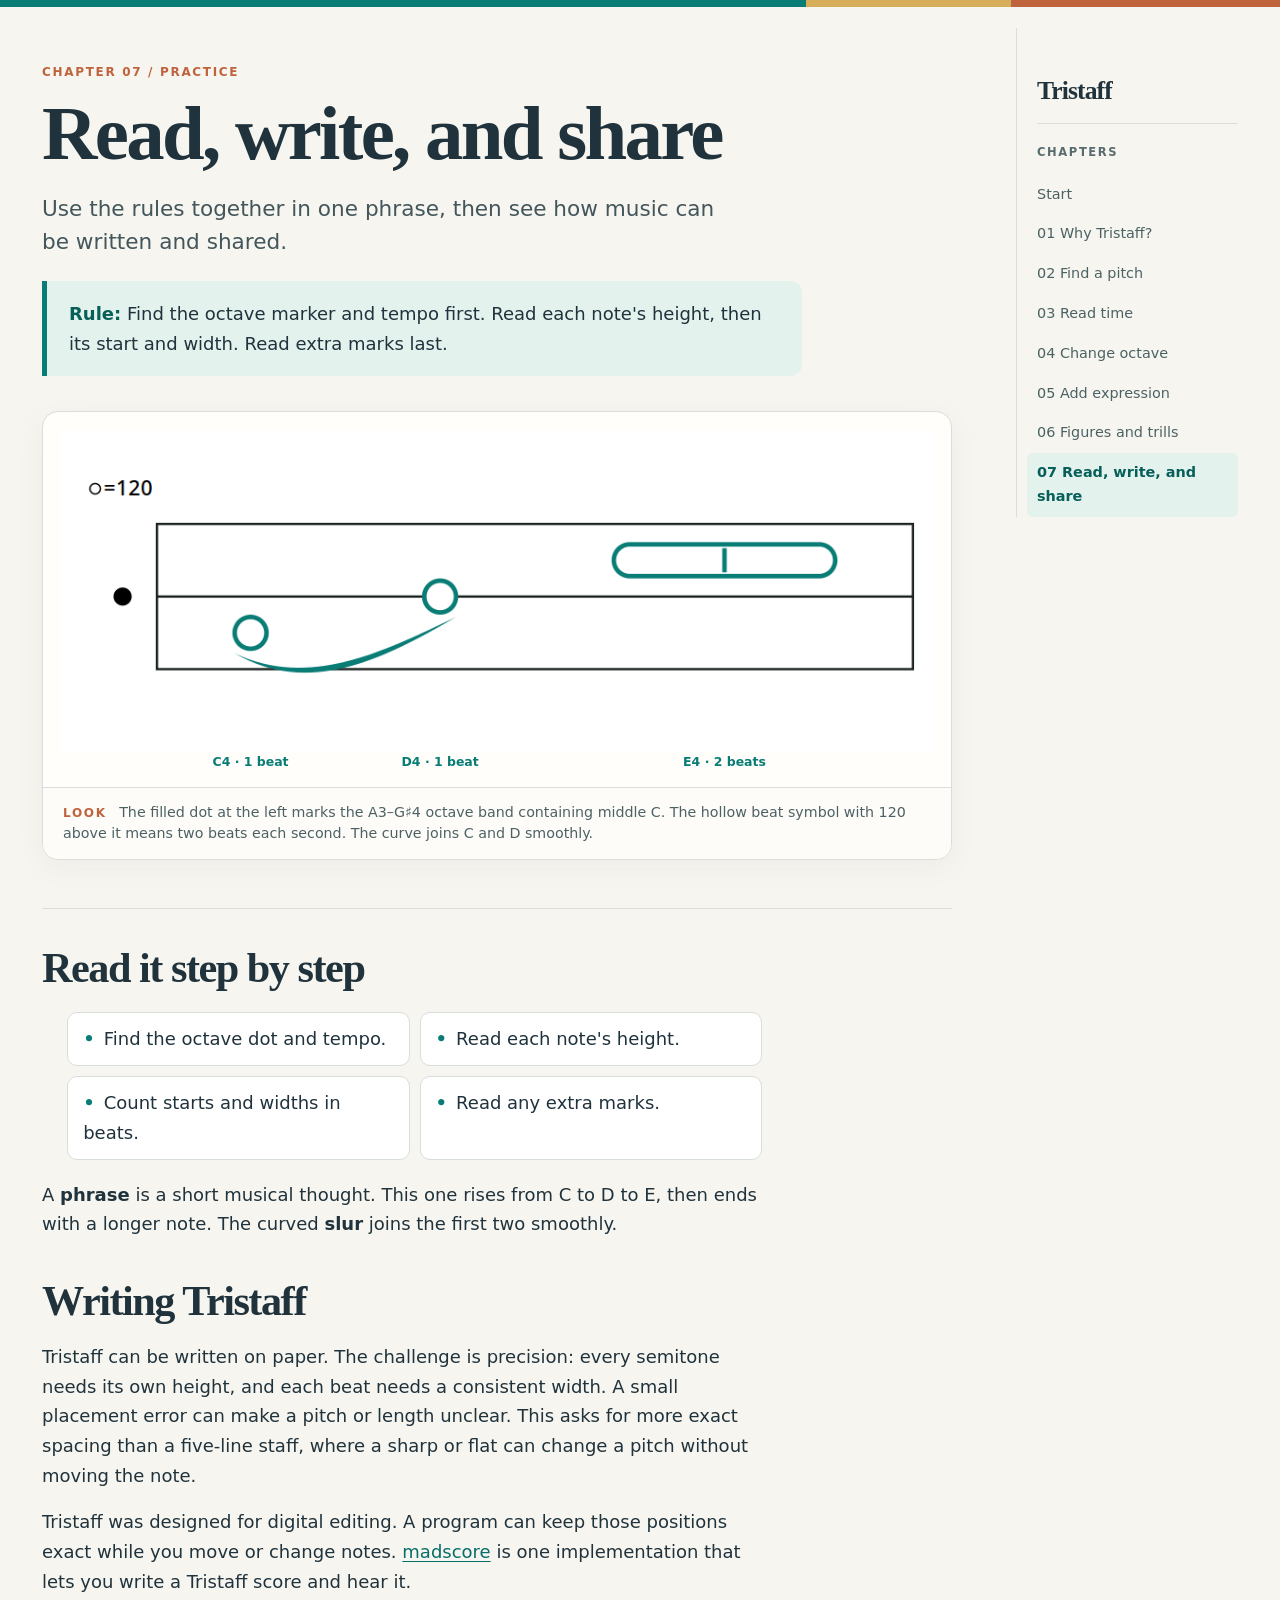
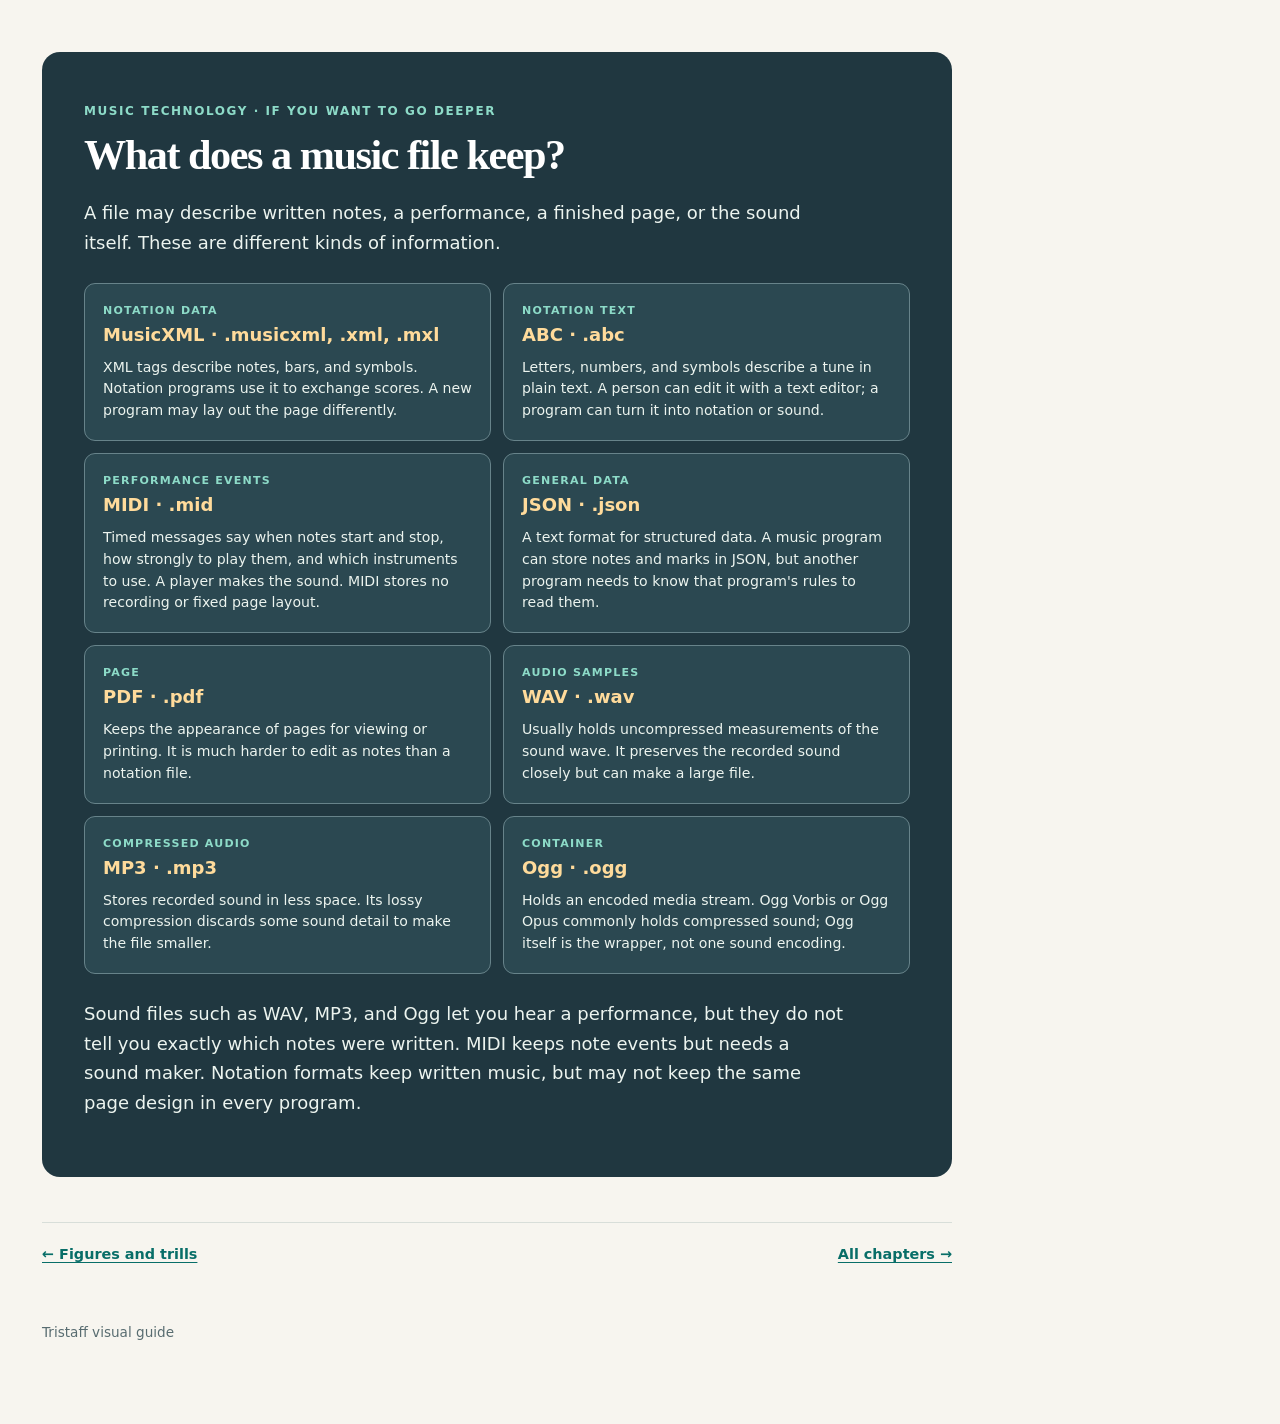
<file: Tristaff/07-phrase.html>
<!doctype html>
<html lang="en">
<head>
  <meta charset="utf-8">
  <meta name="viewport" content="width=device-width, initial-scale=1">
  <meta name="color-scheme" content="light">
  <title>Read, write, and share — Learn Tristaff</title>
  <link rel="stylesheet" href="style.css">
</head>
<body>
  <div class="topline" aria-hidden="true"></div>
  <div class="page">
    <div class="chapter-layout">
      <main class="chapter-main">
        <div class="chapter-intro"><span class="chapter-number">Chapter 07 / Practice</span><h1>Read, write, and share</h1><p class="lead">Use the rules together in one phrase, then see how music can be written and shared.</p><div class="core-rule"><p><strong>Rule:</strong> Find the octave marker and tempo first. Read each note's height, then its start and width. Read extra marks last.</p></div></div>
        <figure class="figure"><div class="figure-art"><div class="rendered-figure"><img src="graphics/phrase.png" width="920" height="340" alt="A rendered Tristaff phrase in the dot-marked octave at 120 beats per minute: C4 for one beat, D4 for one beat, and E4 for two beats, with a slur between the first two."><div class="phrase-labels"><span>C4 · 1 beat</span><span>D4 · 1 beat</span><span>E4 · 2 beats</span></div></div></div><figcaption><span class="caption-label">Look</span> The filled dot at the left marks the A3–G♯4 octave band containing middle C. The hollow beat symbol with 120 above it means two beats each second. The curve joins C and D smoothly.</figcaption></figure>
        <section class="below">
          <h2>Read it step by step</h2>
          <ol class="recap"><li>Find the octave dot and tempo.</li><li>Read each note's height.</li><li>Count starts and widths in beats.</li><li>Read any extra marks.</li></ol>
          <p>A <strong>phrase</strong> is a short musical thought. This one rises from C to D to E, then ends with a longer note. The curved <strong>slur</strong> joins the first two smoothly.</p>
          <h2>Writing Tristaff</h2>
          <p>Tristaff can be written on paper. The challenge is precision: every semitone needs its own height, and each beat needs a consistent width. A small placement error can make a pitch or length unclear. This asks for more exact spacing than a five-line staff, where a sharp or flat can change a pitch without moving the note.</p>
          <p>Tristaff was designed for digital editing. A program can keep those positions exact while you move or change notes. <a href="https://github.com/madocorp/madscore">madscore</a> is one implementation that lets you write a Tristaff score and hear it.</p>
        </section>
        <aside class="science-note" aria-labelledby="format-science-title">
          <span class="science-label">Music technology · If you want to go deeper</span>
          <h2 id="format-science-title">What does a music file keep?</h2>
          <p>A file may describe written notes, a performance, a finished page, or the sound itself. These are different kinds of information.</p>
          <div class="format-list">
            <div><small>Notation data</small><strong>MusicXML · .musicxml, .xml, .mxl</strong><p>XML tags describe notes, bars, and symbols. Notation programs use it to exchange scores. A new program may lay out the page differently.</p></div>
            <div><small>Notation text</small><strong>ABC · .abc</strong><p>Letters, numbers, and symbols describe a tune in plain text. A person can edit it with a text editor; a program can turn it into notation or sound.</p></div>
            <div><small>Performance events</small><strong>MIDI · .mid</strong><p>Timed messages say when notes start and stop, how strongly to play them, and which instruments to use. A player makes the sound. MIDI stores no recording or fixed page layout.</p></div>
            <div><small>General data</small><strong>JSON · .json</strong><p>A text format for structured data. A music program can store notes and marks in JSON, but another program needs to know that program's rules to read them.</p></div>
            <div><small>Page</small><strong>PDF · .pdf</strong><p>Keeps the appearance of pages for viewing or printing. It is much harder to edit as notes than a notation file.</p></div>
            <div><small>Audio samples</small><strong>WAV · .wav</strong><p>Usually holds uncompressed measurements of the sound wave. It preserves the recorded sound closely but can make a large file.</p></div>
            <div><small>Compressed audio</small><strong>MP3 · .mp3</strong><p>Stores recorded sound in less space. Its lossy compression discards some sound detail to make the file smaller.</p></div>
            <div><small>Container</small><strong>Ogg · .ogg</strong><p>Holds an encoded media stream. Ogg Vorbis or Ogg Opus commonly holds compressed sound; Ogg itself is the wrapper, not one sound encoding.</p></div>
          </div>
          <p>Sound files such as WAV, MP3, and Ogg let you hear a performance, but they do not tell you exactly which notes were written. MIDI keeps note events but needs a sound maker. Notation formats keep written music, but may not keep the same page design in every program.</p>
        </aside>
        <div class="page-turn"><a href="06-ornaments.html">← Figures and trills</a><a href="index.html">All chapters →</a></div>
      </main>
      <aside class="chapter-nav" aria-label="Chapters"><a class="nav-brand" href="index.html">Tristaff</a><strong>Chapters</strong><div class="chapter-links"><a href="index.html">Start</a><a href="01-why.html">01 Why Tristaff?</a><a href="02-pitch.html">02 Find a pitch</a><a href="03-time.html">03 Read time</a><a href="04-octaves.html">04 Change octave</a><a href="05-marks.html">05 Add expression</a><a href="06-ornaments.html">06 Figures and trills</a><a aria-current="page" href="07-phrase.html">07 Read, write, and share</a></div></aside>
    </div>
    <footer>Tristaff visual guide</footer>
  </div>
</body>
</html>
</file>
<file: Tristaff/style.css>
:root {
  --paper: #f7f5ef;
  --card: #fffefa;
  --ink: #20333d;
  --muted: #586c70;
  --line: #d8ded9;
  --teal: #087c75;
  --teal-soft: #e3f2ed;
  --coral: #bf633d;
  --coral-soft: #f9eae1;
  --gold: #d6ad59;
}

* { box-sizing: border-box; }
html { scroll-behavior: smooth; }
body { margin: 0; background: var(--paper); color: var(--ink); font: 18px/1.65 system-ui, sans-serif; }
a { color: #086e68; text-underline-offset: .18em; }
a:hover { color: #a44d2c; }
a:focus-visible { outline: 3px solid var(--coral); outline-offset: 4px; border-radius: 3px; }
img { max-width: 100%; }
.topline { height: 7px; background: linear-gradient(90deg, var(--teal) 0 63%, var(--gold) 63% 79%, var(--coral) 79%); }
.page { max-width: 1260px; margin: auto; padding: 0 32px 80px; }
.eyebrow, .chapter-number, .caption-label { font-size: .75rem; font-weight: 800; letter-spacing: .14em; text-transform: uppercase; }
.eyebrow { color: var(--teal); }
.chapter-number, .caption-label { color: var(--coral); }
h1, h2, h3 { font-family: Georgia, 'Times New Roman', serif; letter-spacing: -.035em; line-height: 1.14; }
h1 { font-size: clamp(3rem, 6vw, 5.6rem); margin: 10px 0 16px; }
h2 { font-size: clamp(1.8rem, 3.3vw, 2.8rem); margin: 0 0 17px; }
h3 { font-size: 1.42rem; margin: 0 0 8px; }
p { margin: 0 0 17px; }
.lead { max-width: 690px; color: #43565c; font-size: clamp(1.13rem, 1.8vw, 1.35rem); line-height: 1.52; }
.hero { padding: 70px 0 42px; max-width: 900px; }
.hero h1 { font-size: clamp(3.8rem, 7.5vw, 7rem); }
.hero-note { max-width: 720px; color: var(--muted); }
.start-heading { border-top: 1px solid var(--line); padding-top: 34px; margin-bottom: 20px; }
.chapter-grid { display: grid; grid-template-columns: repeat(2, minmax(0, 1fr)); gap: 16px; }
.chapter-card { position: relative; display: flex; gap: 20px; min-height: 165px; align-items: flex-start; background: var(--card); color: var(--ink); border: 1px solid var(--line); border-radius: 15px; text-decoration: none; padding: 26px; box-shadow: 0 7px 25px rgba(32,51,61,.035); }
.chapter-card:hover, .chapter-card:focus-visible { border-color: #8abcb1; background: #fbfffc; transform: translateY(-2px); }
.chapter-card .icon { display: grid; place-items: center; width: 51px; height: 51px; flex: 0 0 51px; border-radius: 13px; color: var(--teal); background: var(--teal-soft); font-size: 1.45rem; font-weight: 800; }
.chapter-card:nth-child(3n) .icon { color: var(--coral); background: var(--coral-soft); }
.chapter-card small { display: block; color: var(--coral); font-size: .71rem; font-weight: 800; letter-spacing: .11em; text-transform: uppercase; }
.chapter-card strong { display: block; font: 700 1.55rem/1.22 Georgia, 'Times New Roman', serif; letter-spacing: -.025em; margin: 4px 0 8px; }
.chapter-card span:last-child { color: var(--muted); font-size: .91rem; line-height: 1.45; }
.chapter-layout { display: grid; grid-template-columns: minmax(0, 1fr) 222px; gap: clamp(30px, 5vw, 70px); }
.chapter-main { min-width: 0; }
.chapter-nav { position: sticky; top: 28px; align-self: start; padding-top: 48px; border-left: 1px solid var(--line); padding-left: 20px; }
.chapter-nav .nav-brand { display: block; margin: 0 0 19px; padding: 0 0 16px; border-bottom: 1px solid var(--line); color: var(--ink); font: 700 1.6rem/1.2 Georgia, 'Times New Roman', serif; letter-spacing: -.035em; text-decoration: none; }
.chapter-nav strong { display: block; font-size: .72rem; color: var(--muted); letter-spacing: .14em; text-transform: uppercase; margin-bottom: 13px; }
.chapter-links a { display: block; text-decoration: none; font-size: .9rem; color: #4b6265; padding: 8px 10px; margin-left: -10px; border-radius: 6px; }
.chapter-links a:hover, .chapter-links a[aria-current=page] { background: var(--teal-soft); color: #075f59; font-weight: 750; }
.chapter-intro { padding: 48px 0 10px; }
.chapter-intro h1 { margin-top: 5px; }
.core-rule { margin: 22px 0 0; background: var(--teal-soft); border-left: 5px solid var(--teal); border-radius: 0 12px 12px 0; padding: 18px 22px; max-width: 760px; }
.core-rule strong { color: #075f59; }
.core-rule p { margin: 0; }
.melody-color-note { max-width: 760px; margin: 17px 0 0; color: var(--muted); font-size: .92rem; }
.melody-swatch { display: inline-block; width: .85em; height: .85em; margin-right: .35em; border-radius: 50%; background: var(--teal); }
.figure { background: var(--card); border: 1px solid var(--line); border-radius: 16px; margin: 25px 0 0; overflow: hidden; box-shadow: 0 8px 30px rgba(32,51,61,.045); }
.figure-art { overflow-x: auto; padding: 18px 18px 4px; }
.rhythm-instruments-figure { max-width: 640px; }
.rhythm-instruments-figure img { display: block; width: 100%; height: auto; }
.rendered-figure { position: relative; min-width: 620px; }
.rendered-figure img { display: block; width: 100%; height: auto; }
figcaption { border-top: 1px solid var(--line); background: #fdfcf8; padding: 14px 20px 16px; color: #4d6164; font-size: .89rem; line-height: 1.45; }
.caption-label { margin-right: 8px; }
.below { margin-top: 48px; border-top: 1px solid var(--line); padding-top: 35px; }
.below h2 { margin-top: 0; }
.below h2:not(:first-child) { margin-top: 38px; }
.below h3 { margin-top: 28px; }
.below p, .below ul, .below ol { max-width: 720px; }
.below ul, .below ol { padding-left: 1.4em; }
.below li { margin-bottom: 9px; }
.below .figure + p { margin-top: 22px; }
.definition { border-left: 4px solid var(--teal); padding: 14px 18px; background: var(--teal-soft); border-radius: 0 10px 10px 0; margin: 22px 0; max-width: 720px; }
.definition strong { color: #075f59; }
.definition p { margin: 7px 0 0; }
.practice { background: var(--coral-soft); border-left: 4px solid var(--coral); padding: 18px 22px; border-radius: 0 12px 12px 0; margin: 25px 0; max-width: 720px; }
.practice p { margin: 0; }
.practice strong { color: #9b4c2d; }
.two { display: grid; grid-template-columns: repeat(2, minmax(0,1fr)); gap: 16px; margin: 22px 0; }
.mini { background: var(--card); border: 1px solid var(--line); border-radius: 13px; padding: 20px; }
.mini p { font-size: .92rem; color: var(--muted); margin: 0; }
.rule { color: var(--teal); font-weight: 750; }
.page-turn { display: flex; justify-content: space-between; gap: 20px; margin: 45px 0 0; border-top: 1px solid var(--line); padding-top: 20px; font-size: .9rem; font-weight: 700; }
footer { padding: 55px 0 0; color: var(--muted); font-size: .85rem; }

.piano { position: relative; display: grid; grid-template-columns: repeat(8,1fr); width: 94.736842%; height: 190px; margin: 0 auto 24px; outline: 2px solid var(--ink); border-radius: 0 0 8px 8px; background: white; }
.white-key { position: relative; display: flex; justify-content: center; align-items: flex-end; padding-bottom: 12px; border-right: 1px solid #809292; background: #fcfdfb; color: var(--ink); font-size: .85rem; font-weight: 800; }
.white-key:nth-child(8) { border-right: 0; }
.black-key { position: absolute; z-index: 2; top: 0; width: 8%; height: 64%; display: flex; justify-content: center; align-items: flex-end; padding-bottom: 10px; background: var(--ink); color: white; border: 1px solid #0d1d26; border-radius: 0 0 6px 6px; box-shadow: 1px 2px 3px #0004; font-size: .78rem; font-weight: 800; transform: translateX(-50%); }
.black-key.a-sharp { left: 12.5%; }
.black-key.c-sharp { left: 37.5%; }
.black-key.d-sharp { left: 50%; }
.black-key.f-sharp { left: 75%; }
.black-key.g-sharp { left: 87.5%; }
.line-groups { max-width: 720px; margin: 25px 0; overflow: hidden; border: 1px solid var(--line); border-radius: 12px; background: var(--card); }
.line-groups > div { display: grid; grid-template-columns: 1.45fr repeat(3, 1fr); align-items: center; min-height: 53px; text-align: center; border-bottom: 1px solid var(--line); }
.line-groups > div:last-child { border-bottom: 0; }
.line-groups > .line-groups-anchor { background: var(--teal-soft); color: #075f59; }
.line-groups span { font-size: .78rem; color: var(--muted); text-align: left; padding-left: 14px; }
.line-groups strong { font-size: 1.2rem; }
.science-note { margin-top: 55px; padding: clamp(24px, 4vw, 42px); border-radius: 18px; background: #203740; color: #ecf4ef; }
.science-note h2 { color: white; margin: 8px 0 19px; }
.science-note h3 { margin: 34px 0 14px; color: white; }
.science-note h4 { margin: 0 0 8px; font-size: 1.06rem; }
.science-note p { max-width: 760px; }
.science-label { color: #8ddbc8; font-size: .75rem; font-weight: 800; letter-spacing: .13em; text-transform: uppercase; }
.envelope-figure { max-width: 720px; margin: 26px 0; }
.envelope-figure svg { display: block; width: 100%; height: auto; }
.envelope-figure figcaption { padding: 4px 0 0; border: 0; background: transparent; color: #dbeae6; font-size: .82rem; }
.envelope-axis { fill: none; stroke: #829da1; stroke-width: 2; }
.envelope-guide { fill: none; stroke: #829da1; stroke-width: 1.5; stroke-dasharray: 5 6; }
.envelope-line { fill: none; stroke: #ffdb9b; stroke-width: 5; stroke-linecap: round; stroke-linejoin: round; }
.envelope-axis-label, .envelope-phase, .envelope-key { fill: #ecf4ef; font-family: inherit; font-size: 15px; }
.envelope-phase { font-weight: 700; }
.envelope-key { fill: #8ddbc8; font-size: 13px; }
.science-facts { display: grid; grid-template-columns: repeat(3, minmax(0, 1fr)); gap: 10px; margin: 25px 0; }
.science-facts > div { padding: 16px; border: 1px solid #67838a; border-radius: 10px; background: #2b4851; }
.science-facts strong { display: block; color: #ffdb9b; font: 700 1.6rem/1.2 Georgia, 'Times New Roman', serif; }
.science-facts span { display: block; font-size: .78rem; line-height: 1.35; margin-top: 6px; }
.science-compare { display: grid; grid-template-columns: repeat(2, minmax(0, 1fr)); gap: 12px; }
.science-compare > div { padding: 18px; border: 1px solid #67838a; border-radius: 11px; }
.science-compare p { font-size: .88rem; line-height: 1.55; margin: 0; }
.tempo-examples { display: grid; grid-template-columns: repeat(2, minmax(0, 1fr)); gap: 12px; margin: 21px 0; max-width: 720px; }
.tempo-examples > div { padding: 19px 22px; border: 1px solid var(--line); border-radius: 12px; background: var(--card); }
.tempo-examples strong, .tempo-examples span { display: block; }
.tempo-examples strong { color: var(--teal); font-size: 1.25rem; }
.tempo-examples span { font-weight: 750; }
.thought-experiment details { margin-top: 13px; }
.thought-experiment summary { color: #9b4c2d; font-weight: 750; cursor: pointer; }
.thought-experiment details p { margin-top: 10px; }
.reading-warning { max-width: 720px; margin: 25px 0; padding: 18px 22px; border-left: 4px solid #b7653a; border-radius: 0 10px 10px 0; background: #f8eee5; }
.reading-warning strong { color: #96502f; }
.reading-warning p { margin: 8px 0 0; }
.duration-row, .phrase-labels { display: grid; text-align: center; font-size: .78rem; font-weight: 750; }
.duration-row { grid-template-columns: repeat(8,minmax(0,1fr)); margin: 0 3.26% 10px; }
.duration-row span { color: var(--teal); white-space: nowrap; }
.duration-row .one { grid-column: 1/3; }
.duration-row .half-first { grid-column: 3/4; }
.duration-row .long { grid-column: 4/8; }
.duration-row .half-last { grid-column: 8/9; }
.octave-tag { position: absolute; right: 4%; padding: 3px 9px; border-radius: 7px; background: #e3f2edeb; color: #086e68; font-size: .85rem; font-weight: 800; }
.octave-tag.high { top: 13%; }
.octave-tag.middle { top: 45%; }
.octave-tag.low { top: 77%; }
.phrase-labels { grid-template-columns: repeat(8,minmax(0,1fr)); margin: 0 2.17% 10px 10.87%; }
.phrase-labels span { color: var(--teal); }
.phrase-labels span:nth-child(1) { grid-column: 1/3; }
.phrase-labels span:nth-child(2) { grid-column: 3/5; }
.phrase-labels span:nth-child(3) { grid-column: 5/9; }
.marks-gallery { display: grid; grid-template-columns: repeat(3,minmax(0,1fr)); gap: 12px; padding: 3px 0 16px; }
.mark-card { border: 1px solid var(--line); border-radius: 10px; background: white; overflow: hidden; text-align: center; padding-bottom: 12px; }
.mark-card img { display: block; width: 100%; height: auto; }
.mark-card strong, .mark-card span { display: block; padding: 0 9px; }
.mark-card strong { color: var(--ink); font-family: Georgia, 'Times New Roman', serif; font-size: 1.12rem; }
.mark-card span { color: var(--muted); font-size: .82rem; }
.mark-explanations { max-width: 760px; margin: 15px 0 36px; }
.mark-explanations > div { padding: 13px 0; border-bottom: 1px solid var(--line); }
.mark-explanations h3 { margin: 0 0 5px; }
.mark-explanations p { margin: 0; }
.dynamics-pair .figure { margin: 0; }
.dynamics-pair .figure-art { padding: 0; }
.dynamics-pair img { display: block; width: 100%; height: auto; }
.recap { margin: 20px 0; padding: 0; list-style: none; display: grid; grid-template-columns: repeat(2,minmax(0,1fr)); gap: 10px; }
.recap li { background: white; border: 1px solid var(--line); border-radius: 10px; padding: 11px 15px; margin: 0; }
.recap li::before { content: '•'; color: var(--teal); font-weight: 900; padding-right: 9px; }
.format-list { display: grid; grid-template-columns: repeat(2, minmax(0, 1fr)); gap: 12px; margin: 25px 0; }
.format-list > div { padding: 18px; border: 1px solid #67838a; border-radius: 11px; background: #2b4851; }
.format-list small { display: block; color: #8ddbc8; font-size: .69rem; font-weight: 800; letter-spacing: .11em; text-transform: uppercase; }
.format-list strong { display: block; margin-bottom: 7px; color: #ffdb9b; }
.format-list p { margin: 0; font-size: .88rem; line-height: 1.55; }

@media (max-width: 900px) {
  .chapter-layout { display: flex; flex-direction: column-reverse; gap: 0; }
  .chapter-nav { position: sticky; top: 0; z-index: 5; width: 100%; border-left: 0; border-bottom: 1px solid var(--line); padding: 9px 0 6px; background: var(--paper); }
  .chapter-nav .nav-brand { margin: 0 0 4px; padding: 0; border-bottom: 0; font-size: 1.18rem; }
  .chapter-nav strong { display: none; }
  .chapter-links { display: flex; gap: 4px; overflow-x: auto; white-space: nowrap; }
  .chapter-links a { flex: 0 0 auto; margin: 0; padding: 6px 9px; }
  .chapter-intro { padding-top: 35px; }
  .marks-gallery { grid-template-columns: repeat(2,minmax(0,1fr)); }
}
@media (max-width: 620px) {
  body { font-size: 16px; }
  .page { padding: 0 18px 60px; }
  .hero { padding: 46px 0 35px; }
  .chapter-grid, .two, .recap, .tempo-examples { grid-template-columns: 1fr; }
  .chapter-card { min-height: 135px; padding: 20px; }
  .figure { margin-left: -9px; margin-right: -9px; }
  .figure-art::before { content: 'Swipe sideways to see the full picture →'; display: block; color: var(--muted); font-size: .78rem; margin-bottom: 8px; }
  .marks-gallery { grid-template-columns: 1fr; }
  .science-facts, .science-compare, .format-list { grid-template-columns: 1fr; }
}
@media (prefers-reduced-motion: reduce) { html { scroll-behavior: auto; } }
</file>
